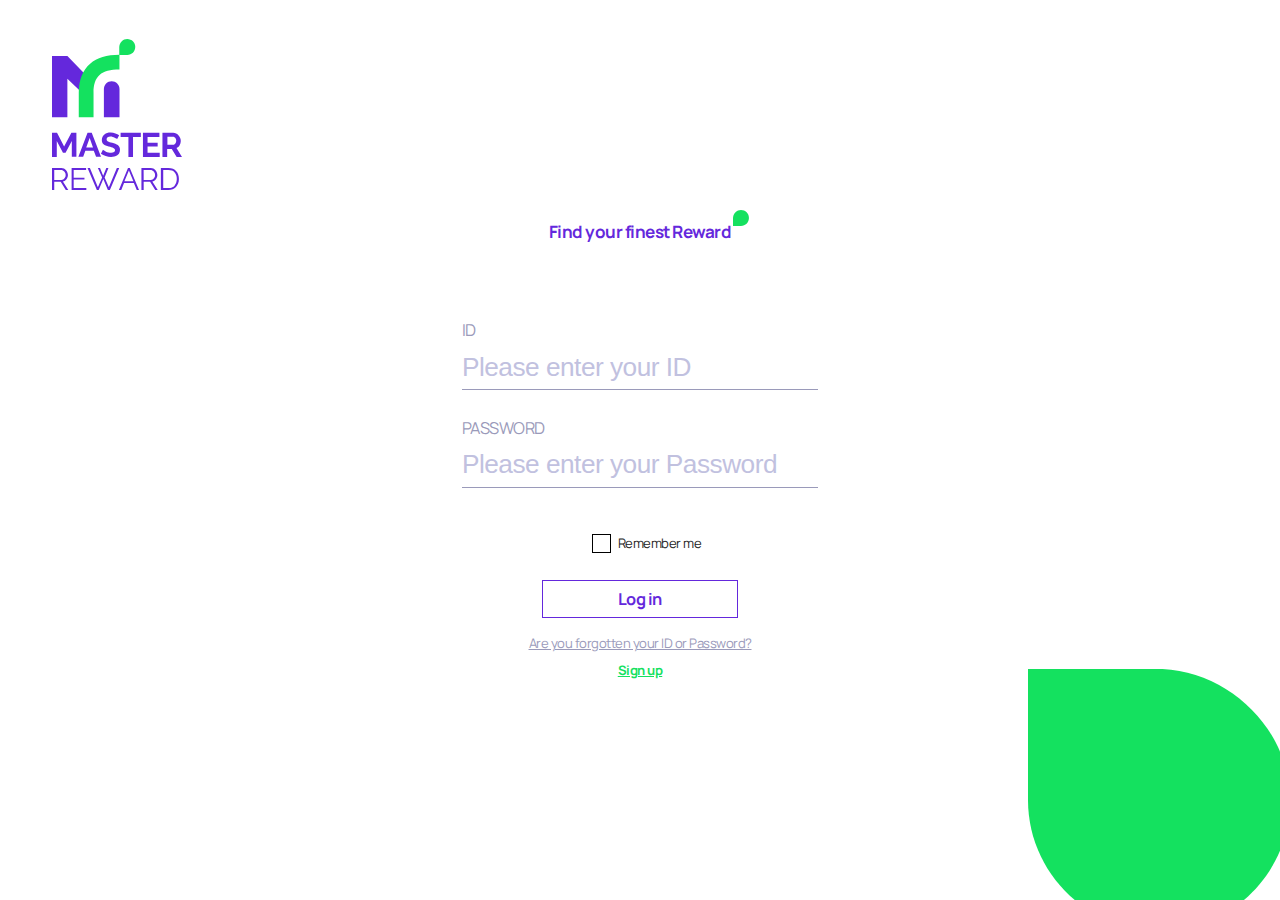
<file: index.html>
<!DOCTYPE html>
<html lang="en">
  <head>
    <meta charset="UTF-8" />
    <meta name="viewport" content="width=device-width, initial-scale=1.0" />
    <link rel="stylesheet" href="css/reset.css" />
    <link rel="stylesheet" href="css/index.css" />
    <link rel="stylesheet" href="css/signup.css" />
    <link rel="stylesheet" href="css/find.css" />
    <link rel="stylesheet" href="css/dashboard.css" />
    <link rel="stylesheet" href="css/referral.css" />
    <link rel="shortcut icon" href="favicon.ico" />
    <title>Master Reward</title>
  </head>
  <body>
    <div class="login-section">
      <img src="img/login-logo.svg" alt="" class="logo" />
      <div class="login-wrapper">
        <p class="praise">Find your finest Reward</p>
        <div class="login-box">
          <div class="input-div">
            <input type="text" id="id" placeholder="Please enter your ID" />
            <label for="id">ID</label>
          </div>
          <div class="input-div">
            <input
              type="password"
              id="password"
              placeholder="Please enter your Password"
            />
            <label for="password">PASSWORD</label>
          </div>
          <div class="remember-me">
            <input type="checkbox" id="marketing" class="checkbox" />
            <label for="marketing"></label>
            <span>Remember me</span>
          </div>
          <a href="dashboard.html" class="login-btn">Log in</a>
          <div class="login-util">
            <a href="" class="question"
              >Are you forgotten your ID or Password?</a
            >
            <a href="signup/accept.html" class="question sign-up">Sign up</a>
          </div>
        </div>
      </div>
    </div>
  </body>
</html>
</file>
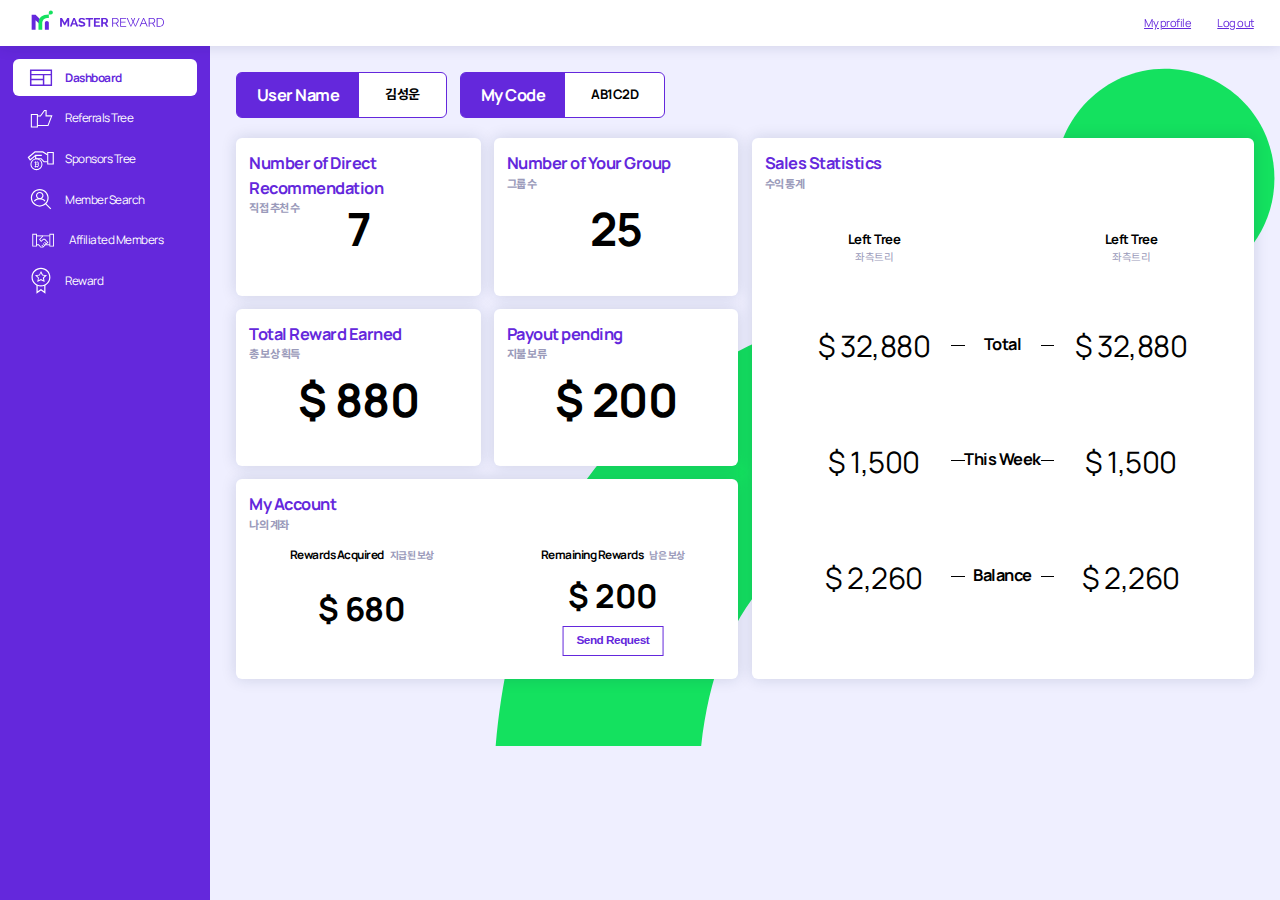
<file: dashboard.html>
<!DOCTYPE html>
<html lang="en">
  <head>
    <meta charset="UTF-8" />
    <meta name="viewport" content="width=device-width, initial-scale=1.0" />
    <link rel="stylesheet" href="css/index.css" />
    <link rel="stylesheet" href="css/dashboard.css" />
    <link rel="shortcut icon" href="favicon.ico" />
    <title>Master Reward</title>
  </head>

  <body>
    <div class="pre-loading"></div>

    <!-- 공용헤더 -->
    <header class="header">
      <h1>
        <a href="/"><img src="img/logo.svg" alt="" /></a>
      </h1>
      <div class="util-menu">
        <ul>
          <!-- a태그는 필요에 따라 수정 및 삭제, 클래스 네임만 유지 -->
          <li><a class="util-btn" id="my-profile">My profile</a></li>
          <li><a href="index.html" class="util-btn">Log out</a></li>
        </ul>
      </div>
    </header>

    <!-- 공용메뉴, 활성화시 menu-list에 active를 추가  -->
    <div class="menu-panel">
      <ul>
        <li class="menu-list active">
          <span class="dashboard"></span><a href="dashboard.html">Dashboard</a>
        </li>
        <li class="menu-list">
          <span class="referral"></span
          ><a href="referral.html">Referrals Tree</a>
        </li>
        <li class="menu-list">
          <span class="sponsor"></span><a href="sponsor.html">Sponsors Tree</a>
        </li>
        <li class="menu-list">
          <span class="member"></span><a href="member.html">Member Search</a>
        </li>
        <li class="menu-list">
          <span class="affiliated"></span
          ><a href="affiliated.html">Affiliated Members</a>
        </li>
        <li class="menu-list">
          <span class="reward"></span><a href="reward.html">Reward</a>
        </li>
      </ul>
    </div>

    <!-- 컨텐트가 로드되는 필드 -->
    <div class="content-section dashboard">
      <div class="user-info">
        <div class="user-name">
          <span class="user-title">User Name</span>
          <span class="name">김성운</span>
        </div>
        <div class="user-code">
          <span class="user-title">My Code</span>
          <span class="code">AB1C2D</span>
        </div>
      </div>
      <div class="dashboard">
        <div class="left">
          <div class="card">
            <div class="card-title-box">
              <p class="card-title-en">Number of Direct Recommendation</p>
              <p class="card-title-ko">직접 추천 수</p>
            </div>

            <p class="card-text">7</p>
          </div>
          <div class="card">
            <div class="card-title-box">
              <p class="card-title-en">Number of Your Group</p>
              <p class="card-title-ko">그룹 수</p>
            </div>

            <p class="card-text">25</p>
          </div>
          <div class="card bottom">
            <div class="card-title-box">
              <p class="card-title-en">Total Reward Earned</p>
              <p class="card-title-ko">총 보상 획득</p>
            </div>
            <p class="card-text">$ 880</p>
          </div>
          <div class="card bottom">
            <div class="card-title-box">
              <p class="card-title-en">Payout pending</p>
              <p class="card-title-ko">지불 보류</p>
            </div>
            <p class="card-text">$ 200</p>
          </div>
          <div class="card-double">
            <div class="card-title-box">
              <p class="card-title-en">My Account</p>
              <p class="card-title-ko">나의 계좌</p>
            </div>
            <div class="card-acquired">
              <div class="card-title-box">
                <span class="card-title-en">Rewards Acquired</span>
                <span class="card-title-ko">지급된 보상</span>
              </div>
              <p class="card-text">$ 680</p>
            </div>
            <div class="card-remain">
              <div class="card-title-box">
                <span class="card-title-en">Remaining Rewards</span>
                <span class="card-title-ko">남은 보상</span>
              </div>
              <p class="card-text reward-text">$ 200</p>
              <button class="req-reward">Send Request</button>
            </div>
          </div>
        </div>
        <div class="right">
          <div class="sales-title-box">
            <p class="sales-title-en">Sales Statistics</p>
            <p class="sales-title-ko">수익 통계</p>
          </div>
          <div class="left-tree">
            <div class="tree-title-box">
              <p class="tree-title-en">Left Tree</p>
              <p class="tree-title-ko">좌측트리</p>
            </div>
            <div class="tree-amount">
              <p class="amount">$ 32,880</p>
              <p class="amount">$ 1,500</p>
              <p class="amount">$ 2,260</p>
            </div>
          </div>
          <div class="tree-label">
            <p class="label">Total</p>
            <p class="label">This Week</p>
            <p class="label">Balance</p>
          </div>
          <div class="right-tree">
            <div class="tree-title-box">
              <p class="tree-title-en">Left Tree</p>
              <p class="tree-title-ko">좌측트리</p>
            </div>
            <div class="tree-amount">
              <p class="amount">$ 32,880</p>
              <p class="amount">$ 1,500</p>
              <p class="amount">$ 2,260</p>
            </div>
          </div>
        </div>
      </div>
    </div>

    <!-- My profile을 눌렀을 경우 열리는 모달, 퍼블상에서는 dashboard.html에서만 작동 -->
    <div class="profile-section">
      <div class="profile-wrapper">
        <div class="profile-header">
          <div class="close-btn"></div>
          <p class="title">My Profile</p>
        </div>
        <div class="profile">
          <div class="left">
            <p class="title-label">information</p>
            <ul>
              <li>
                <span class="label">User name</span
                ><span class="value">김성운</span>
              </li>
              <li>
                <span class="label">User code</span
                ><span class="value">AB1C2D</span>
              </li>
              <li>
                <span class="label">E-mail</span
                ><span class="value">sample@sample.com</span>
              </li>
              <li>
                <span class="label">phone-number</span
                ><span class="value">010-1234-5678</span>
              </li>
              <li>
                <span class="label">Registration date</span
                ><span class="value">2020.04.23</span>
              </li>
              <li>
                <span class="label">Division</span>
                <span class="value">Master Reward</span>
              </li>
              <li>
                <span class="label">Position</span>
                <span class="value">D</span>
              </li>
              <li>
                <span class="label">Sponsor</span>
                <span class="value">-</span>
              </li>
              <li>
                <span class="label">Recommender</span
                ><span class="value">-</span>
              </li>
            </ul>
            <button class="edit-btn">Edit</button>
          </div>
          <div class="right">
            <p class="title-label">Number of Affiliated Members</p>
            <div class="right-wrapper">
              <div class="right-box top">
                <p>Number of Your Group</p>
                <p class="member-number group">
                  <span>57</span>
                  <span class="divider">/</span>
                  <span>57</span>
                </p>
              </div>
              <div class="right-box">
                <p>Number of Direct Recommendation</p>
                <p class="member-number recommend">
                  <span>6</span>
                  <span class="divider">/</span>
                  <span>6</span>
                </p>
              </div>
            </div>
          </div>
        </div>

        <div class="profile edit-profile">
          <div class="left">
            <p class="title-label">Edit your information</p>
            <div class="left-wrapper">
              <div class="input-div">
                <label for="email">E-mail</label>
                <input type="email" id="email" value="sample@sample.com" />
              </div>
              <div class="input-div">
                <label for="phone">Phone number</label>
                <input type="num" id="phone" value="010-1234-4567" />
              </div>
              <div class="marketing">
                <span>Receive information email</span>
                <input type="checkbox" id="a-email" class="checkbox" />
                <label for="a-email"></label>
              </div>
              <div class="marketing">
                <span>Receive information SMS</span>
                <input type="checkbox" id="a-sms" class="checkbox" />
                <label for="a-sms"></label>
              </div>
            </div>
          </div>
          <div class="right">
            <p class="title-label">Password</p>
            <div class="right-wrapper">
              <div class="input-div">
                <label for="phone">Current password</label>
                <input type="password" id="phone" value="" />
              </div>
              <div class="input-div">
                <label for="phone">Change password</label>
                <input type="password" id="phone" value="" />
              </div>
              <div class="input-div">
                <label for="phone">Check password</label>
                <input type="password" id="phone" value="" />
              </div>
              <p class="error">Password is incorrect</p>
            </div>
          </div>
          <button class="save-btn">save</button>
        </div>
      </div>
    </div>

    <script>
      let profile = document.getElementById("my-profile");
      let close = document.getElementsByClassName("close-btn");
      let section = document.getElementsByClassName("profile-section");
      let header = document.getElementsByClassName("header");
      let menuPanel = document.getElementsByClassName("menu-panel");
      let contentSection = document.getElementsByClassName("content-section");
      let editProfile = document.getElementsByClassName("edit-profile");
      let profileClass = document.getElementsByClassName("profile");
      let editBtn = document.getElementsByClassName("edit-btn");
      let saveBtn = document.getElementsByClassName("save-btn");

      profile.addEventListener("click", () => {
        section[0].classList.toggle("active");
        header[0].classList.toggle("blur");
        menuPanel[0].classList.toggle("blur");
        contentSection[0].classList.toggle("blur");
        return false;
      });

      close[0].addEventListener("click", () => {
        section[0].classList.toggle("active");
        header[0].classList.toggle("blur");
        menuPanel[0].classList.toggle("blur");
        contentSection[0].classList.toggle("blur");
        return false;
      });

      editBtn[0].addEventListener("click", () => {
        profileClass[0].classList.toggle("hidden");
        editProfile[0].classList.toggle("active");
      });

      saveBtn[0].addEventListener("click", () => {
        profileClass[0].classList.toggle("hidden");
        editProfile[0].classList.toggle("active");
      });
    </script>
  </body>
</html>
</file>
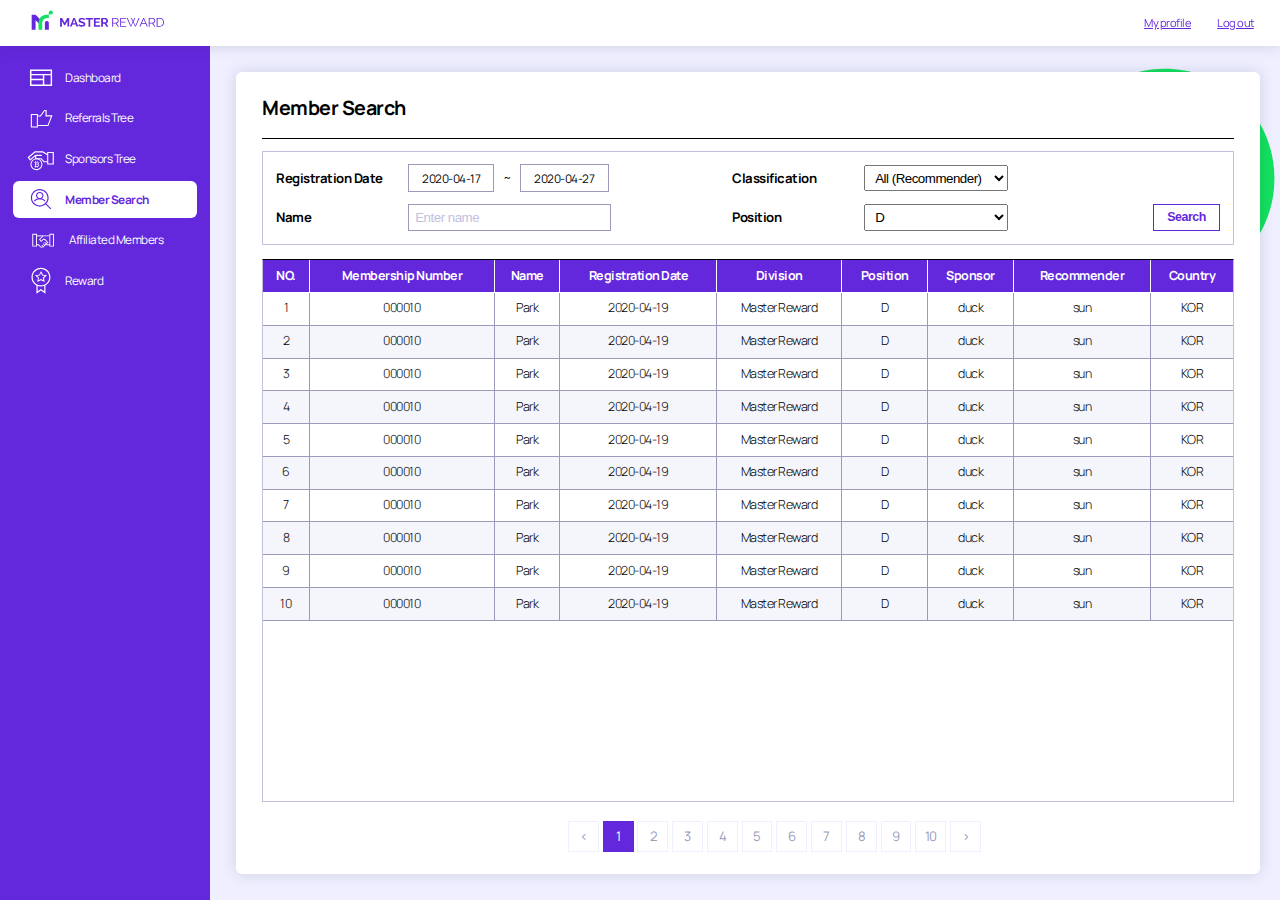
<file: member.html>
<!DOCTYPE html>
<html lang="en">
  <head>
    <meta charset="UTF-8" />
    <meta name="viewport" content="width=device-width, initial-scale=1.0" />
    <link rel="stylesheet" href="css/index.css" />
    <link rel="stylesheet" href="css/member.css" />
    <link rel="shortcut icon" href="favicon.ico" />
    <title>Master Reward</title>
  </head>

  <body>
    <div class="pre-loading"></div>
    <!-- 공용헤더 -->
    <header class="header">
      <h1>
        <a href="/"><img src="img/logo.svg" alt="" /></a>
      </h1>
      <div class="util-menu">
        <ul>
          <!-- a태그는 필요에 따라 수정 및 삭제, 클래스 네임만 유지 -->
          <li><a href="" class="util-btn">My profile</a></li>
          <li><a href="index.html" class="util-btn">Log out</a></li>
        </ul>
      </div>
    </header>

    <!-- 공용메뉴, 활성화시 menu-list에 active를 추가  -->
    <div class="menu-panel">
      <ul>
        <li class="menu-list">
          <span class="dashboard"></span><a href="dashboard.html">Dashboard</a>
        </li>
        <li class="menu-list">
          <span class="referral"></span
          ><a href="referral.html">Referrals Tree</a>
        </li>
        <li class="menu-list">
          <span class="sponsor"></span><a href="sponsor.html">Sponsors Tree</a>
        </li>
        <li class="menu-list active">
          <span class="member"></span><a href="member.html">Member Search</a>
        </li>
        <li class="menu-list">
          <span class="affiliated"></span
          ><a href="affiliated.html">Affiliated Members</a>
        </li>
        <li class="menu-list">
          <span class="reward"></span><a href="reward.html">Reward</a>
        </li>
      </ul>
    </div>

    <!-- 컨텐트가 로드되는 필드 -->
    <div class="content-section member">
      <div class="content-wrapper">
        <p class="content-header">Member Search</p>
        <div class="util-menu">
          <div class="left">
            <div class="input-calendar">
              <span class="label">Registration Date</span>
              <div class="calendars">
                <span class="calendar">2020-04-17</span>
                <span class="divider">~</span>
                <span class="calendar">2020-04-27</span>
              </div>
            </div>
            <div class="input-name">
              <span class="label">Name</span>
              <div class="names">
                <input type="text" class="name" placeholder="Enter name" />
              </div>
            </div>
          </div>
          <div class="right">
            <div class="input-class">
              <span class="label">Classification</span>
              <select name="classification" id="classification">
                <option value="all-rec" selected>All (Recommender)</option>
                <option value="all-spon">All (Sponsor)</option>
                <option value="first-rec">1st (Recommender)</option>
                <option value="first-spon">1st (Sponsor)</option>
              </select>
            </div>
            <div class="input-position">
              <span class="label">Position</span>
              <select name="classification" id="classification">
                <option value="D" selected>D</option>
                <option value="DD">DD</option>
                <option value="DR">DR</option>
                <option value="ED">ED</option>
                <option value="NMD">NMD</option>
                <option value="IMD">IMD</option>
                <option value="GMD">GMD</option>
              </select>
            </div>
          </div>
          <button class="search-btn sm">Search</button>
        </div>
        <div class="member-table">
          <table>
            <thead>
              <tr>
                <th>NO.</th>
                <th>Membership Number</th>
                <th>Name</th>
                <th>Registration Date</th>
                <th>Division</th>
                <th>Position</th>
                <th>Sponsor</th>
                <th>Recommender</th>
                <th>Country</th>
              </tr>
            </thead>
            <tbody>
              <tr>
                <td>1</td>
                <td>000010</td>
                <td>Park</td>
                <td>2020-04-19</td>
                <td>Master Reward</td>
                <td>D</td>
                <td>duck</td>
                <td>sun</td>
                <td>KOR</td>
              </tr>
              <tr>
                <td>2</td>
                <td>000010</td>
                <td>Park</td>
                <td>2020-04-19</td>
                <td>Master Reward</td>
                <td>D</td>
                <td>duck</td>
                <td>sun</td>
                <td>KOR</td>
              </tr>
              <tr>
                <td>3</td>
                <td>000010</td>
                <td>Park</td>
                <td>2020-04-19</td>
                <td>Master Reward</td>
                <td>D</td>
                <td>duck</td>
                <td>sun</td>
                <td>KOR</td>
              </tr>
              <tr>
                <td>4</td>
                <td>000010</td>
                <td>Park</td>
                <td>2020-04-19</td>
                <td>Master Reward</td>
                <td>D</td>
                <td>duck</td>
                <td>sun</td>
                <td>KOR</td>
              </tr>
              <tr>
                <td>5</td>
                <td>000010</td>
                <td>Park</td>
                <td>2020-04-19</td>
                <td>Master Reward</td>
                <td>D</td>
                <td>duck</td>
                <td>sun</td>
                <td>KOR</td>
              </tr>
              <tr>
                <td>6</td>
                <td>000010</td>
                <td>Park</td>
                <td>2020-04-19</td>
                <td>Master Reward</td>
                <td>D</td>
                <td>duck</td>
                <td>sun</td>
                <td>KOR</td>
              </tr>
              <tr>
                <td>7</td>
                <td>000010</td>
                <td>Park</td>
                <td>2020-04-19</td>
                <td>Master Reward</td>
                <td>D</td>
                <td>duck</td>
                <td>sun</td>
                <td>KOR</td>
              </tr>
              <tr>
                <td>8</td>
                <td>000010</td>
                <td>Park</td>
                <td>2020-04-19</td>
                <td>Master Reward</td>
                <td>D</td>
                <td>duck</td>
                <td>sun</td>
                <td>KOR</td>
              </tr>
              <tr>
                <td>9</td>
                <td>000010</td>
                <td>Park</td>
                <td>2020-04-19</td>
                <td>Master Reward</td>
                <td>D</td>
                <td>duck</td>
                <td>sun</td>
                <td>KOR</td>
              </tr>
              <tr>
                <td>10</td>
                <td>000010</td>
                <td>Park</td>
                <td>2020-04-19</td>
                <td>Master Reward</td>
                <td>D</td>
                <td>duck</td>
                <td>sun</td>
                <td>KOR</td>
              </tr>
            </tbody>
          </table>
        </div>
        <div class="page-wrapper">
          <div class="pagination">
            <ul>
              <li>&lt;</li>
              <li class="active">1</li>
              <li>2</li>
              <li>3</li>
              <li>4</li>
              <li>5</li>
              <li>6</li>
              <li>7</li>
              <li>8</li>
              <li>9</li>
              <li>10</li>
              <li>&gt;</li>
            </ul>
          </div>
        </div>
      </div>
    </div>
  </body>
</html>
</file>
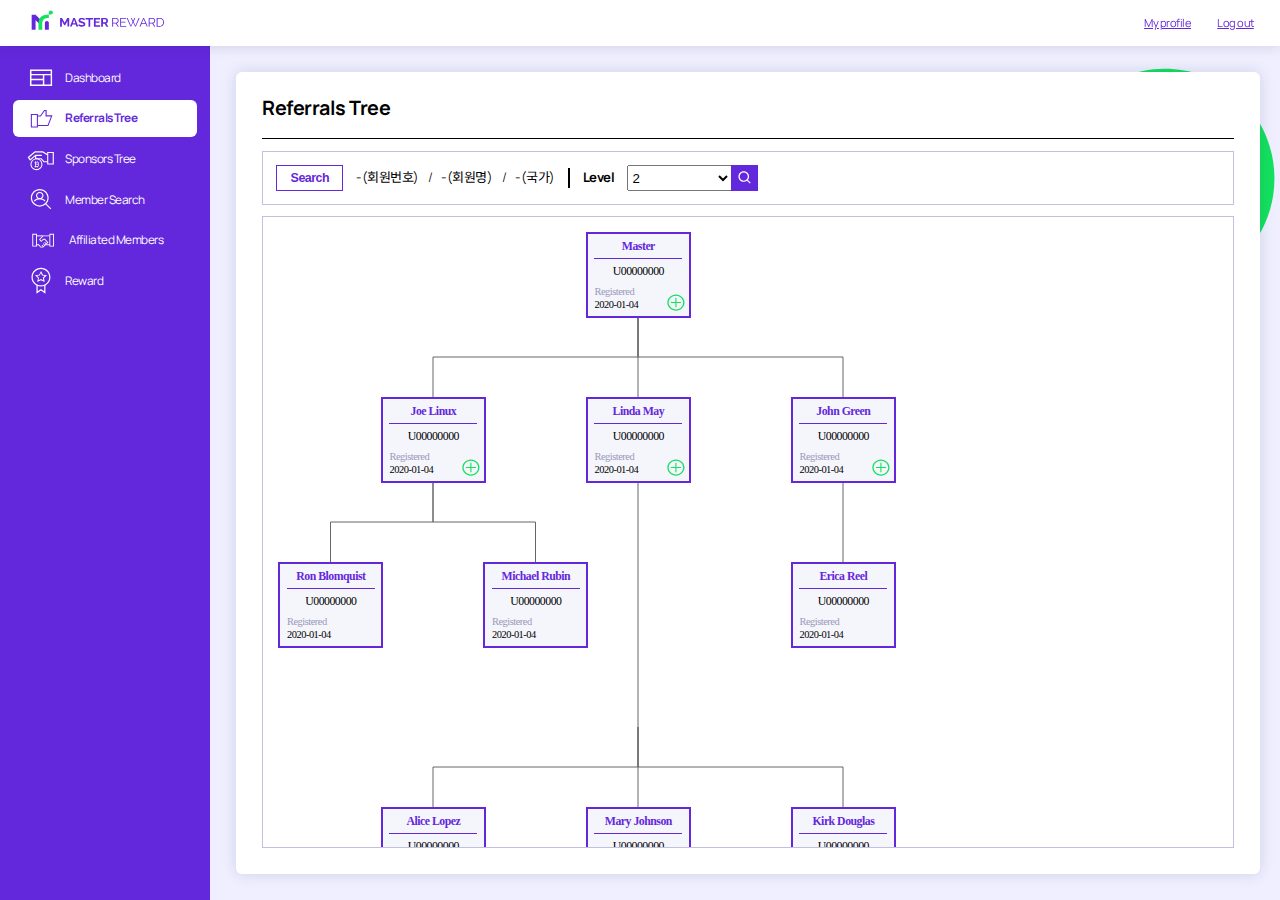
<file: referral.html>
<!DOCTYPE html>
<html lang="en">
  <head>
    <meta charset="UTF-8" />
    <meta name="viewport" content="width=device-width, initial-scale=1.0" />
    <link rel="stylesheet" href="css/index.css" />
    <link rel="stylesheet" href="css/referral.css" />
    <link rel="shortcut icon" href="favicon.ico" />
    <title>Master Reward</title>
  </head>

  <body>
    <div class="pre-loading"></div>

    <!-- 공용헤더 -->
    <header class="header">
      <h1>
        <a href="/"><img src="img/logo.svg" alt="" /></a>
      </h1>
      <div class="util-menu">
        <ul>
          <!-- a태그는 필요에 따라 수정 및 삭제, 클래스 네임만 유지 -->
          <li><a class="util-btn" id="my-profile">My profile</a></li>
          <li><a href="index.html" class="util-btn">Log out</a></li>
        </ul>
      </div>
    </header>

    <!-- 공용메뉴, 활성화시 menu-list에 active를 추가  -->
    <div class="menu-panel">
      <ul>
        <li class="menu-list">
          <span class="dashboard"></span><a href="dashboard.html">Dashboard</a>
        </li>
        <li class="menu-list active">
          <span class="referral"></span
          ><a href="referral.html">Referrals Tree</a>
        </li>
        <li class="menu-list">
          <span class="sponsor"></span><a href="sponsor.html">Sponsors Tree</a>
        </li>
        <li class="menu-list">
          <span class="member"></span><a href="member.html">Member Search</a>
        </li>
        <li class="menu-list">
          <span class="affiliated"></span
          ><a href="affiliated.html">Affiliated Members</a>
        </li>
        <li class="menu-list">
          <span class="reward"></span><a href="reward.html">Reward</a>
        </li>
      </ul>
    </div>

    <!-- 컨텐트가 로드되는 필드 -->
    <div class="content-section referral">
      <div class="content-wrapper">
        <p class="content-header">Referrals Tree</p>
        <div class="util-menu">
          <button class="search-btn sm">Search</button>
          <!-- 검색결과 바인딩, 괄호안의 내용은 프론트에선 삭제 -->
          <div class="search-result">
            <span>-(회원번호)</span>
            <span class="divider">/</span>
            <span>-(회원명)</span>
            <span class="divider">/</span>
            <span>-(국가)</span>
          </div>
          <div class="search-select">
            <label for="level">Level</label>
            <select name="level" id="level">
              <option value="2">2</option>
              <option value="~">~</option>
              <option value="50">50</option>
            </select>
            <button class="search-btn"></button>
          </div>
        </div>

        <div id="tree" class="tree-section"></div>
      </div>
    </div>

    <!-- 회원 검색에 사용되는 패널 -->
    <div class="search-panel"></div>

    <script src="js/vendor/raphael.js"></script>
    <script src="js/Treant.js"></script>
    <script src="js/config.js"></script>
    <script>
      let tree = new Treant(chart_config);
      let search = document.getElementsByClassName("sm");
    </script>
  </body>
</html>
</file>
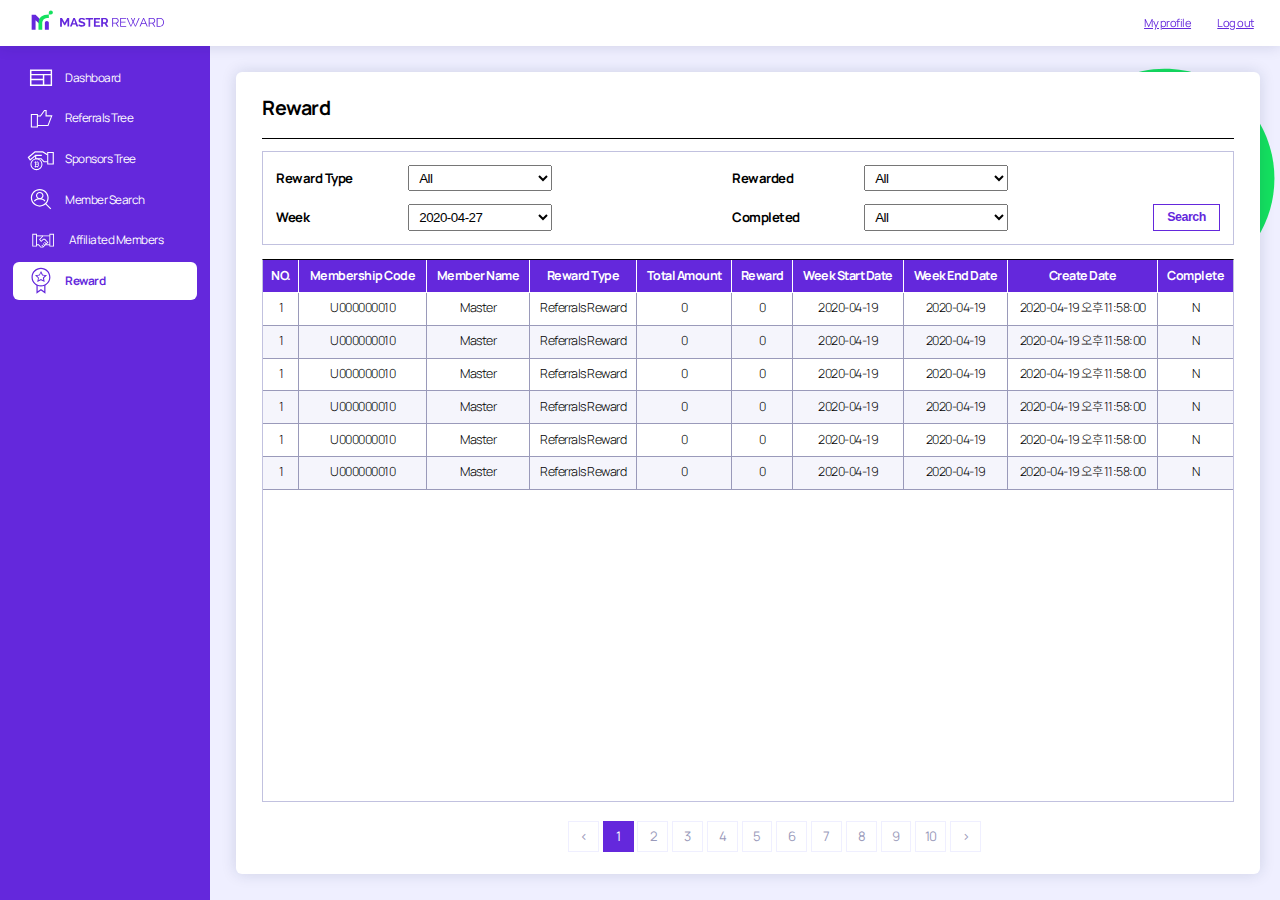
<file: reward.html>
<!DOCTYPE html>
<html lang="en">
  <head>
    <meta charset="UTF-8" />
    <meta name="viewport" content="width=device-width, initial-scale=1.0" />
    <link rel="stylesheet" href="css/index.css" />
    <link rel="stylesheet" href="css/member.css" />
    <link rel="stylesheet" href="css/reward.css" />
    <link rel="shortcut icon" href="favicon.ico" />
    <title>Master Reward</title>
  </head>

  <body>
    <div class="pre-loading"></div>
    <!-- 공용헤더 -->
    <header class="header">
      <h1>
        <a href="/"><img src="img/logo.svg" alt="" /></a>
      </h1>
      <div class="util-menu">
        <ul>
          <!-- a태그는 필요에 따라 삭제, 클래스 네임만 유지 -->
          <li><a href="" class="util-btn">My profile</a></li>
          <li><a href="index.html" class="util-btn">Log out</a></li>
        </ul>
      </div>
    </header>

    <!-- 공용메뉴, 활성화시 menu-list에 active를 추가  -->
    <div class="menu-panel">
      <ul>
        <li class="menu-list">
          <span class="dashboard"></span><a href="dashboard.html">Dashboard</a>
        </li>
        <li class="menu-list">
          <span class="referral"></span
          ><a href="referral.html">Referrals Tree</a>
        </li>
        <li class="menu-list">
          <span class="sponsor"></span><a href="sponsor.html">Sponsors Tree</a>
        </li>
        <li class="menu-list">
          <span class="member"></span><a href="member.html">Member Search</a>
        </li>
        <li class="menu-list">
          <span class="affiliated"></span
          ><a href="affiliated.html">Affiliated Members</a>
        </li>
        <li class="menu-list active">
          <span class="reward"></span><a href="reward.html">Reward</a>
        </li>
      </ul>
    </div>

    <!-- 컨텐트가 로드되는 필드 -->
    <div class="content-section member reward">
      <div class="content-wrapper">
        <p class="content-header">Reward</p>
        <div class="util-menu">
          <div class="left">
            <div class="input-select">
              <span class="label">Reward Type</span>
              <select name="reward" id="reward">
                <option value="all" selected>All</option>
                <option value="referral">Referral Reward</option>
                <option value="sponsor">Sponsor Reward</option>
                <option value="matching">Matching Reward</option>
                <option value="rollup">Rollup Reward</option>
              </select>
            </div>
            <div class="input-select mt">
              <span class="label">Week</span>
              <select name="week" id="week">
                <option value="20200427" selected>2020-04-27</option>
                <option value="20200420">이전 14주간</option>
                <option value="20200413">리스트에</option>
                <option value="20200407">표시</option>
              </select>
            </div>
          </div>
          <div class="right">
            <div class="input-select">
              <span class="label">Rewarded</span>
              <select name="rewardyn" id="rewardyn">
                <<option value="all" selected>All</option>
                <option value="y">Yes</option>
                <option value="n">No</option>
              </select>
            </div>
            <div class="input-select mt">
              <span class="label">Completed</span>
              <select name="completeyn" id="completeyn">
                <option value="all" selected>All</option>
                <option value="y">Yes</option>
                <option value="n">No</option>
              </select>
            </div>
          </div>
          <button class="search-btn sm">Search</button>
        </div>
        <div class="member-table">
          <table>
            <thead>
              <tr>
                <th>NO.</th>
                <th>Membership Code</th>
                <th>Member Name</th>
                <th>Reward Type</th>
                <th>Total Amount</th>
                <th>Reward</th>
                <th>Week Start Date</th>
                <th>Week End Date</th>
                <th>Create Date</th>
                <th>Complete</th>
              </tr>
            </thead>
            <tbody>
              <tr>
                <td>1</td>
                <td>U000000010</td>
                <td>Master</td>
                <td>Referrals Reward</td>
                <td>0</td>
                <td>0</td>
                <td>2020-04-19</td>
                <td>2020-04-19</td>
                <td>2020-04-19 오후 11:58:00</td>
                <td>N</td>
              </tr>
              <tr>
                <td>1</td>
                <td>U000000010</td>
                <td>Master</td>
                <td>Referrals Reward</td>
                <td>0</td>
                <td>0</td>
                <td>2020-04-19</td>
                <td>2020-04-19</td>
                <td>2020-04-19 오후 11:58:00</td>
                <td>N</td>
              </tr>
              <tr>
                <td>1</td>
                <td>U000000010</td>
                <td>Master</td>
                <td>Referrals Reward</td>
                <td>0</td>
                <td>0</td>
                <td>2020-04-19</td>
                <td>2020-04-19</td>
                <td>2020-04-19 오후 11:58:00</td>
                <td>N</td>
              </tr>
              <tr>
                <td>1</td>
                <td>U000000010</td>
                <td>Master</td>
                <td>Referrals Reward</td>
                <td>0</td>
                <td>0</td>
                <td>2020-04-19</td>
                <td>2020-04-19</td>
                <td>2020-04-19 오후 11:58:00</td>
                <td>N</td>
              </tr>
              <tr>
                <td>1</td>
                <td>U000000010</td>
                <td>Master</td>
                <td>Referrals Reward</td>
                <td>0</td>
                <td>0</td>
                <td>2020-04-19</td>
                <td>2020-04-19</td>
                <td>2020-04-19 오후 11:58:00</td>
                <td>N</td>
              </tr>
              <tr>
                <td>1</td>
                <td>U000000010</td>
                <td>Master</td>
                <td>Referrals Reward</td>
                <td>0</td>
                <td>0</td>
                <td>2020-04-19</td>
                <td>2020-04-19</td>
                <td>2020-04-19 오후 11:58:00</td>
                <td>N</td>
              </tr>
            </tbody>
          </table>
        </div>
        <div class="page-wrapper">
          <div class="pagination">
            <ul>
              <li>&lt;</li>
              <li class="active">1</li>
              <li>2</li>
              <li>3</li>
              <li>4</li>
              <li>5</li>
              <li>6</li>
              <li>7</li>
              <li>8</li>
              <li>9</li>
              <li>10</li>
              <li>&gt;</li>
            </ul>
          </div>
        </div>
      </div>
    </div>
  </body>
</html>
</file>
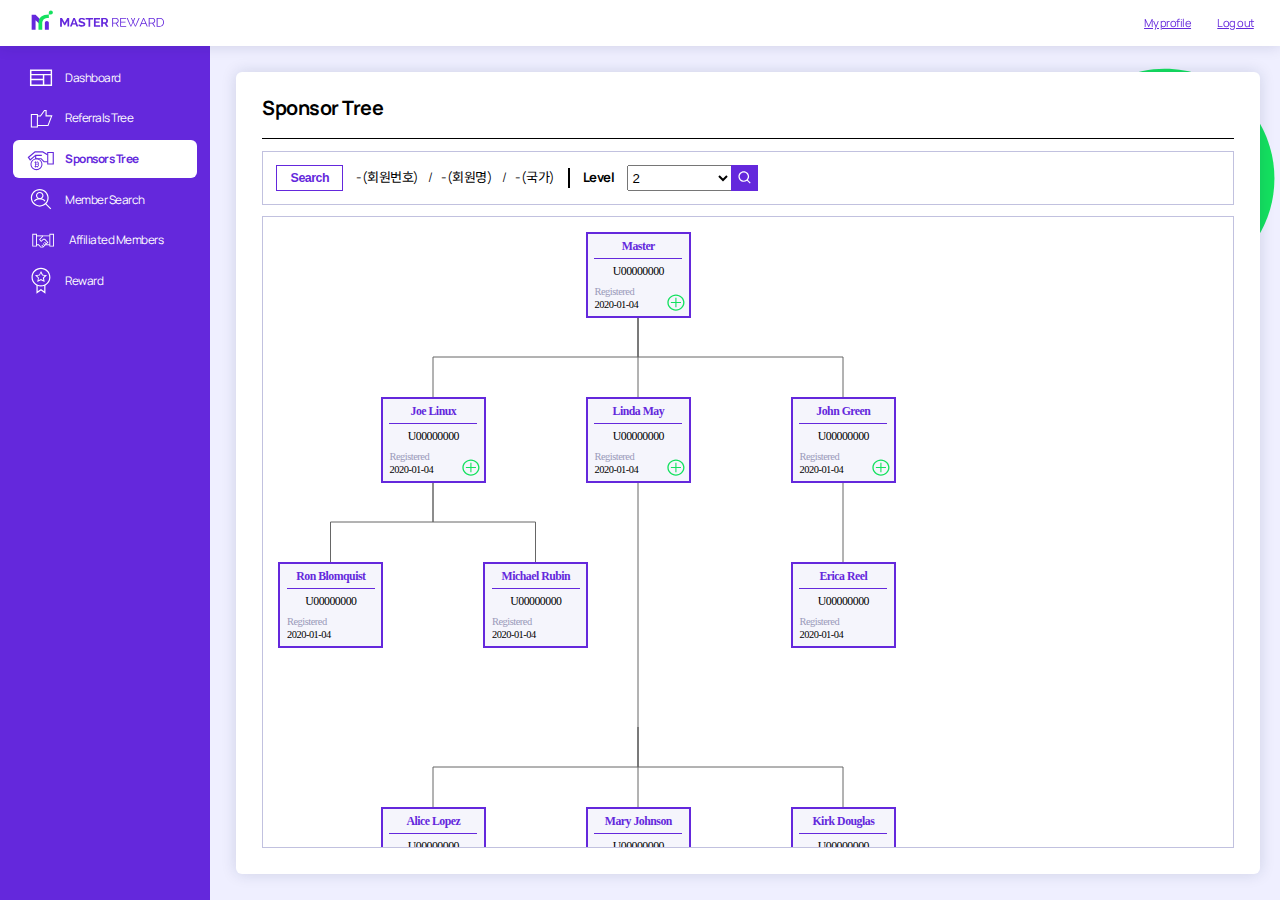
<file: sponsor.html>
<!DOCTYPE html>
<html lang="en">
  <head>
    <meta charset="UTF-8" />
    <meta name="viewport" content="width=device-width, initial-scale=1.0" />
    <link rel="stylesheet" href="css/index.css" />
    <link rel="stylesheet" href="css/referral.css" />
    <link rel="shortcut icon" href="favicon.ico" />
    <title>Master Reward</title>
  </head>

  <body>
    <div class="pre-loading"></div>

    <!-- 공용헤더 -->
    <header class="header">
      <h1>
        <a href="/"><img src="img/logo.svg" alt="" /></a>
      </h1>
      <div class="util-menu">
        <ul>
          <!-- a태그는 필요에 따라 수정 및 삭제, 클래스 네임만 유지 -->
          <li><a class="util-btn" id="my-profile">My profile</a></li>
          <li><a href="index.html" class="util-btn">Log out</a></li>
        </ul>
      </div>
    </header>

    <!-- 공용메뉴, 활성화시 menu-list에 active를 추가  -->
    <div class="menu-panel">
      <ul>
        <li class="menu-list">
          <span class="dashboard"></span><a href="dashboard.html">Dashboard</a>
        </li>
        <li class="menu-list">
          <span class="referral"></span
          ><a href="referral.html">Referrals Tree</a>
        </li>
        <li class="menu-list active">
          <span class="sponsor"></span><a href="sponsor.html">Sponsors Tree</a>
        </li>
        <li class="menu-list">
          <span class="member"></span><a href="member.html">Member Search</a>
        </li>
        <li class="menu-list">
          <span class="affiliated"></span
          ><a href="affiliated.html">Affiliated Members</a>
        </li>
        <li class="menu-list">
          <span class="reward"></span><a href="reward.html">Reward</a>
        </li>
      </ul>
    </div>

    <!-- 컨텐트가 로드되는 필드 -->
    <div class="content-section sponsor">
      <div class="content-wrapper">
        <p class="content-header">Sponsor Tree</p>
        <div class="util-menu">
          <button class="search-btn sm">Search</button>
          <!-- 검색결과 바인딩, 괄호안의 내용은 프론트에선 삭제 -->
          <div class="search-result">
            <span>-(회원번호)</span>
            <span class="divider">/</span>
            <span>-(회원명)</span>
            <span class="divider">/</span>
            <span>-(국가)</span>
          </div>
          <div class="search-select">
            <label for="level">Level</label>
            <select name="level" id="level">
              <option value="2">2</option>
              <option value="3">3</option>
              <option value="4">4</option>
              <option value="5">5</option>
              <option value="6">6</option>
              <option value="7">7</option>
              <option value="8">8</option>
              <option value="9">9</option>
              <option value="10">10</option>
              <option value="~">~</option>
              <option value="50">50</option>
            </select>
            <button class="search-btn"></button>
          </div>
        </div>
        <div id="tree" class="tree-section"></div>
      </div>
    </div>
    <script src="js/vendor/raphael.js"></script>
    <script src="js/Treant.js"></script>
    <script src="js/config.js"></script>
    <script>
      let tree = new Treant(chart_config);
      let search = document.getElementsByClassName("sm");
    </script>
  </body>
</html>
</file>
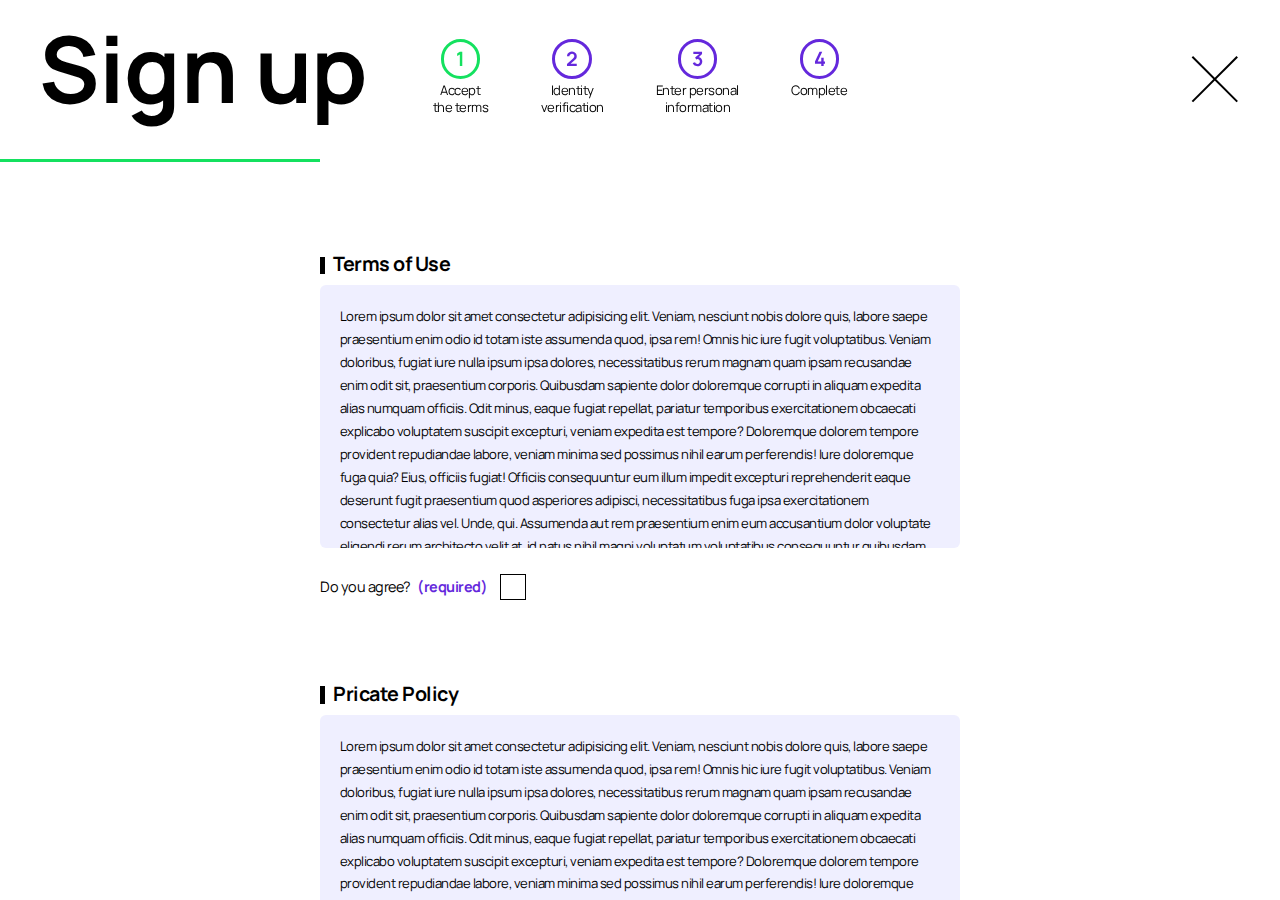
<file: signup/accept.html>
<!DOCTYPE html>
<html lang="en">
  <head>
    <meta charset="UTF-8" />
    <meta name="viewport" content="width=device-width, initial-scale=1.0" />
    <link rel="stylesheet" href="../css/index.css" />
    <link rel="stylesheet" href="../css/signup.css" />
    <link rel="shortcut icon" href="../favicon.ico" />
    <title>Master Reward</title>
  </head>

  <body>
    <div class="signup-section">
      <p class="signup-title">Sign up</p>

      <!-- 현재 단계에는 active, 이미 지난 단계에는 done 클래스 추가 -->
      <div class="signup-progress">
        <div class="progress active">
          <p class="number">1</p>
          <p class="label">
            Accept <br />
            the terms
          </p>
        </div>
        <div class="progress">
          <p class="number">2</p>
          <p class="label">
            Identity <br />
            verification
          </p>
        </div>
        <div class="progress">
          <p class="number">3</p>
          <p class="label">
            Enter personal <br />
            information
          </p>
        </div>
        <div class="progress">
          <p class="number">4</p>
          <p class="label">Complete</p>
        </div>

        <!-- 단계에 따라 bar-01 ~ bar-04까지 클래스 이름 교체 -->
        <div class="progress-bar bar-01"></div>
        <a href="../index.html" class="close-btn"></a>
      </div>

      <div class="signup-wrapper">
        <p class="title">Terms of Use</p>
        <div class="terms-box">
          Lorem ipsum dolor sit amet consectetur adipisicing elit. Veniam,
          nesciunt nobis dolore quis, labore saepe praesentium enim odio id
          totam iste assumenda quod, ipsa rem! Omnis hic iure fugit
          voluptatibus. Veniam doloribus, fugiat iure nulla ipsum ipsa dolores,
          necessitatibus rerum magnam quam ipsam recusandae enim odit sit,
          praesentium corporis. Quibusdam sapiente dolor doloremque corrupti in
          aliquam expedita alias numquam officiis. Odit minus, eaque fugiat
          repellat, pariatur temporibus exercitationem obcaecati explicabo
          voluptatem suscipit excepturi, veniam expedita est tempore? Doloremque
          dolorem tempore provident repudiandae labore, veniam minima sed
          possimus nihil earum perferendis! Iure doloremque fuga quia? Eius,
          officiis fugiat! Officiis consequuntur eum illum impedit excepturi
          reprehenderit eaque deserunt fugit praesentium quod asperiores
          adipisci, necessitatibus fuga ipsa exercitationem consectetur alias
          vel. Unde, qui. Assumenda aut rem praesentium enim eum accusantium
          dolor voluptate eligendi rerum architecto velit at, id natus nihil
          magni voluptatum voluptatibus consequuntur quibusdam maxime unde nisi
          cumque quidem voluptas modi. Corporis? Dolorem, veritatis unde
          repudiandae impedit odit dolore officiis modi itaque optio doloremque
          eos consectetur velit cumque libero porro ipsa deserunt voluptatum
          adipisci qui magnam eum, eligendi praesentium sed. Consequuntur, quam?
          Nam ab autem sapiente quas enim minima aliquid! Aut ut blanditiis
          maiores dolores possimus delectus ducimus atque quidem tempora
          laudantium quo modi sequi impedit ipsum non, sunt iusto, aliquid quis?
          At praesentium, aut alias eius minus, fugit officia hic voluptatum
          blanditiis excepturi nobis nihil sapiente vitae dolorem repellat,
          velit amet! Facere nesciunt rem libero, magnam dolorum ipsa
          perspiciatis a consectetur. Vitae harum veniam, numquam ab ad facere
          est explicabo natus non corporis quibusdam neque reprehenderit
          repellat, culpa placeat! Iusto ut earum repudiandae qui aliquam aut
          eum voluptas id reprehenderit voluptatem? Id odio ipsa non
          necessitatibus, ducimus saepe iusto, in veniam nisi error sed vitae
          eligendi iure et unde facilis veritatis. Fuga suscipit mollitia
          voluptatibus, eaque impedit optio vel ea veritatis?
        </div>
        <div class="agreement">
          <span>Do you agree?</span><span class="required">(required)</span>
          <input
            type="checkbox"
            id="term"
            class="checkbox"
            onclick="isReveal()"
            required
          />
          <label for="term"></label>
        </div>
      </div>

      <div class="signup-wrapper policy">
        <p class="title">Pricate Policy</p>
        <div class="terms-box">
          Lorem ipsum dolor sit amet consectetur adipisicing elit. Veniam,
          nesciunt nobis dolore quis, labore saepe praesentium enim odio id
          totam iste assumenda quod, ipsa rem! Omnis hic iure fugit
          voluptatibus. Veniam doloribus, fugiat iure nulla ipsum ipsa dolores,
          necessitatibus rerum magnam quam ipsam recusandae enim odit sit,
          praesentium corporis. Quibusdam sapiente dolor doloremque corrupti in
          aliquam expedita alias numquam officiis. Odit minus, eaque fugiat
          repellat, pariatur temporibus exercitationem obcaecati explicabo
          voluptatem suscipit excepturi, veniam expedita est tempore? Doloremque
          dolorem tempore provident repudiandae labore, veniam minima sed
          possimus nihil earum perferendis! Iure doloremque fuga quia? Eius,
          officiis fugiat! Officiis consequuntur eum illum impedit excepturi
          reprehenderit eaque deserunt fugit praesentium quod asperiores
          adipisci, necessitatibus fuga ipsa exercitationem consectetur alias
          vel. Unde, qui. Assumenda aut rem praesentium enim eum accusantium
          dolor voluptate eligendi rerum architecto velit at, id natus nihil
          magni voluptatum voluptatibus consequuntur quibusdam maxime unde nisi
          cumque quidem voluptas modi. Corporis? Dolorem, veritatis unde
          repudiandae impedit odit dolore officiis modi itaque optio doloremque
          eos consectetur velit cumque libero porro ipsa deserunt voluptatum
          adipisci qui magnam eum, eligendi praesentium sed. Consequuntur, quam?
          Nam ab autem sapiente quas enim minima aliquid! Aut ut blanditiis
          maiores dolores possimus delectus ducimus atque quidem tempora
          laudantium quo modi sequi impedit ipsum non, sunt iusto, aliquid quis?
          At praesentium, aut alias eius minus, fugit officia hic voluptatum
          blanditiis excepturi nobis nihil sapiente vitae dolorem repellat,
          velit amet! Facere nesciunt rem libero, magnam dolorum ipsa
          perspiciatis a consectetur. Vitae harum veniam, numquam ab ad facere
          est explicabo natus non corporis quibusdam neque reprehenderit
          repellat, culpa placeat! Iusto ut earum repudiandae qui aliquam aut
          eum voluptas id reprehenderit voluptatem? Id odio ipsa non
          necessitatibus, ducimus saepe iusto, in veniam nisi error sed vitae
          eligendi iure et unde facilis veritatis. Fuga suscipit mollitia
          voluptatibus, eaque impedit optio vel ea veritatis?
        </div>
        <div class="agreement">
          <span>Do you agree?</span><span class="required">(required)</span>
          <input
            type="checkbox"
            id="policy"
            class="checkbox"
            onclick="isReveal()"
            required
          />
          <label for="policy"></label>
        </div>
        <div class="marketing">
          <span>Are you agree to using your information to marketing?</span
          ><span class="optional">(optional)</span>
          <input type="checkbox" id="marketing" class="checkbox" />
          <label for="marketing"></label>
        </div>
      </div>

      <!-- 필수 체크박스에 체크가 완료되면 active 클래스 추가로 다음 버튼 노출 -->
      <a href="identity.html" class="next-btn"><span>NEXT</span></a>
    </div>

    <script>
      let chk1 = document.getElementById("term");
      let chk2 = document.getElementById("policy");
      let nextBtn = document.getElementsByClassName("next-btn")[0];

      const isReveal = () => {
        if (chk1.checked === true && chk2.checked === true) {
          nextBtn.classList.add("active");
        } else {
          nextBtn.classList.remove("active");
        }
      };
    </script>
  </body>
</html>
</file>
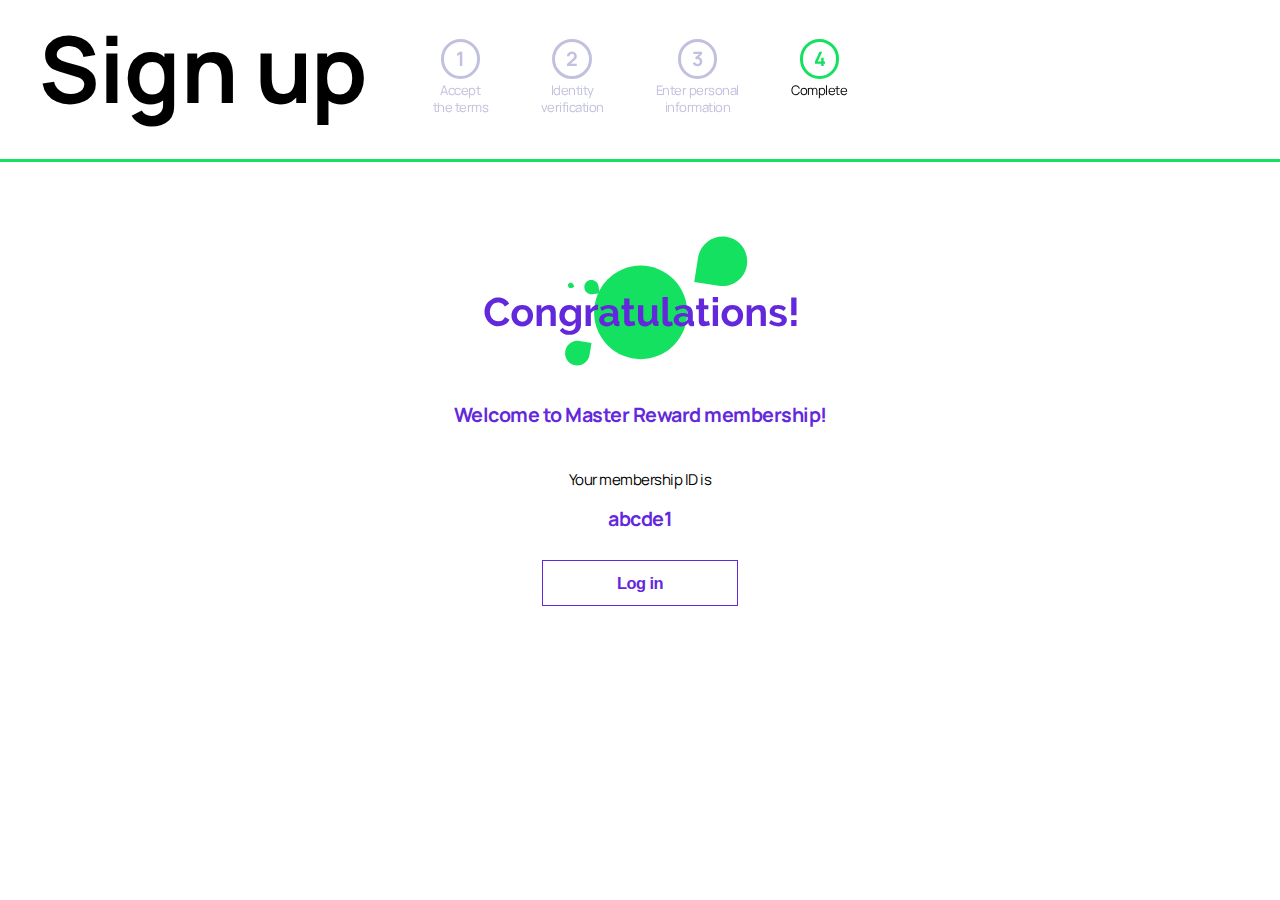
<file: signup/complete.html>
<!DOCTYPE html>
<html lang="en">
  <head>
    <meta charset="UTF-8" />
    <meta name="viewport" content="width=device-width, initial-scale=1.0" />
    <link rel="stylesheet" href="../css/index.css" />
    <link rel="stylesheet" href="../css/signup.css" />
    <link rel="shortcut icon" href="../favicon.ico" />
    <title>Master Reward</title>
  </head>

  <body>
    <div class="signup-section">
      <p class="signup-title">Sign up</p>

      <!-- 현재 단계에는 active, 이미 지난 단계에는 done 클래스 추가 -->
      <div class="signup-progress">
        <div class="progress done">
          <p class="number">1</p>
          <p class="label">
            Accept <br />
            the terms
          </p>
        </div>
        <div class="progress done">
          <p class="number">2</p>
          <p class="label">
            Identity <br />
            verification
          </p>
        </div>
        <div class="progress done">
          <p class="number">3</p>
          <p class="label">
            Enter personal <br />
            information
          </p>
        </div>
        <div class="progress active">
          <p class="number">4</p>
          <p class="label">Complete</p>
        </div>

        <!-- 단계에 따라 bar-01 ~ bar-04까지 클래스 이름 교체 -->
        <div class="progress-bar bar-04"></div>
      </div>
      <div class="signup-wrapper complete">
        <div class="comp-image">
          <img src="../img/complete.svg" alt="" />
        </div>
        <p class="praise">Welcome to Master Reward membership!</p>
        <p>Your membership ID is</p>
        <p class="your-id">abcde1</p>

        <!-- 프론트 작업시 버튼내/외에 있는 a태그는 불필요하므로 삭제 -->
        <button class="login-btn">
          <a href="../dashboard.html">Log in</a>
        </button>
      </div>
    </div>
    <script></script>
  </body>
</html>
</file>
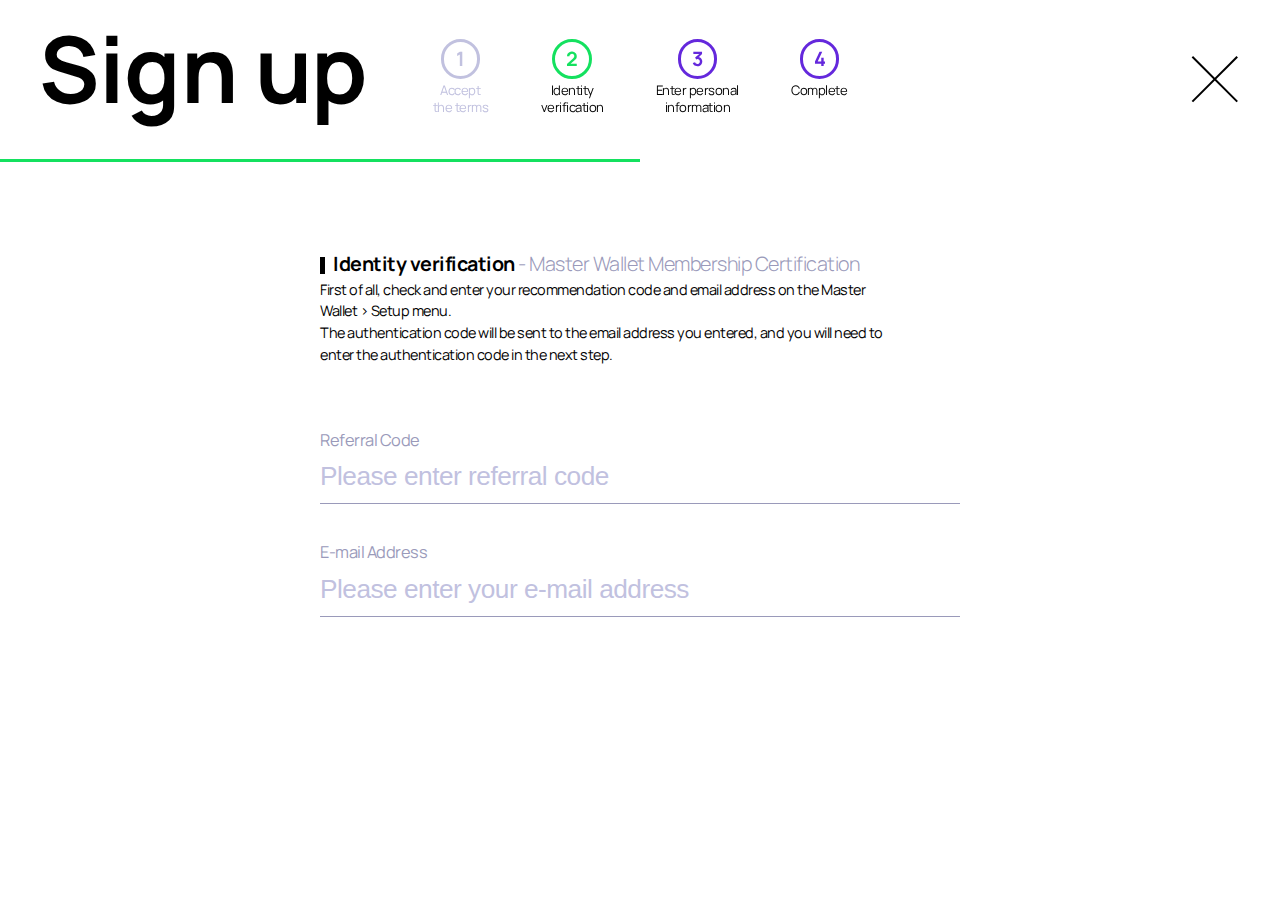
<file: signup/identity.html>
<!DOCTYPE html>
<html lang="en">
  <head>
    <meta charset="UTF-8" />
    <meta name="viewport" content="width=device-width, initial-scale=1.0" />
    <link rel="stylesheet" href="../css/index.css" />
    <link rel="stylesheet" href="../css/signup.css" />
    <link rel="shortcut icon" href="../favicon.ico" />
    <title>Master Reward</title>
  </head>

  <body>
    <div class="signup-section">
      <p class="signup-title">Sign up</p>

      <!-- 현재 단계에는 active, 이미 지난 단계에는 done 클래스 추가 -->
      <div class="signup-progress">
        <div class="progress done">
          <p class="number">1</p>
          <p class="label">
            Accept <br />
            the terms
          </p>
        </div>
        <div class="progress active">
          <p class="number">2</p>
          <p class="label">
            Identity <br />
            verification
          </p>
        </div>
        <div class="progress">
          <p class="number">3</p>
          <p class="label">
            Enter personal <br />
            information
          </p>
        </div>
        <div class="progress">
          <p class="number">4</p>
          <p class="label">Complete</p>
        </div>

        <!-- 단계에 따라 bar-01 ~ bar-04까지 클래스 이름 교체 -->
        <div class="progress-bar bar-02"></div>
        <a href="../index.html" class="close-btn"></a>
      </div>
      <div class="signup-wrapper identity">
        <div class="signup-box">
          <p class="title">
            Identity verification
            <span>- Master Wallet Membership Certification</span>
          </p>
          <p class="text">
            First of all, check and enter your recommendation code and email
            address on the Master Wallet > Setup menu. <br />
            The authentication code will be sent to the email address you
            entered, and you will need to enter the authentication code in the
            next step.
          </p>
        </div>
        <div class="signup-inputs">
          <div class="input-div">
            <input
              type="text"
              id="code"
              placeholder="Please enter referral code"
              onkeyup="isValue()"
              required
            />
            <label for="code">Referral Code</label>
          </div>

          <div class="input-div">
            <input
              type="email"
              id="email"
              placeholder="Please enter your e-mail address"
              onkeyup="isValue()"
              required
            />
            <label for="email">E-mail Address</label>
          </div>
        </div>
      </div>

      <!-- 필수 입력이 완료되면 active 클래스 추가로 다음 버튼 노출 -->
      <a href="personal.html" class="next-btn"><span>NEXT</span></a>
    </div>
    <script>
      let code = document.getElementById("code");
      let email = document.getElementById("email");
      let nextBtn = document.getElementsByClassName("next-btn")[0];

      const isValue = () => {
        if (code.value && email.value) {
          nextBtn.classList.add("active");
        } else {
          nextBtn.classList.remove("active");
        }
      };
    </script>
  </body>
</html>
</file>
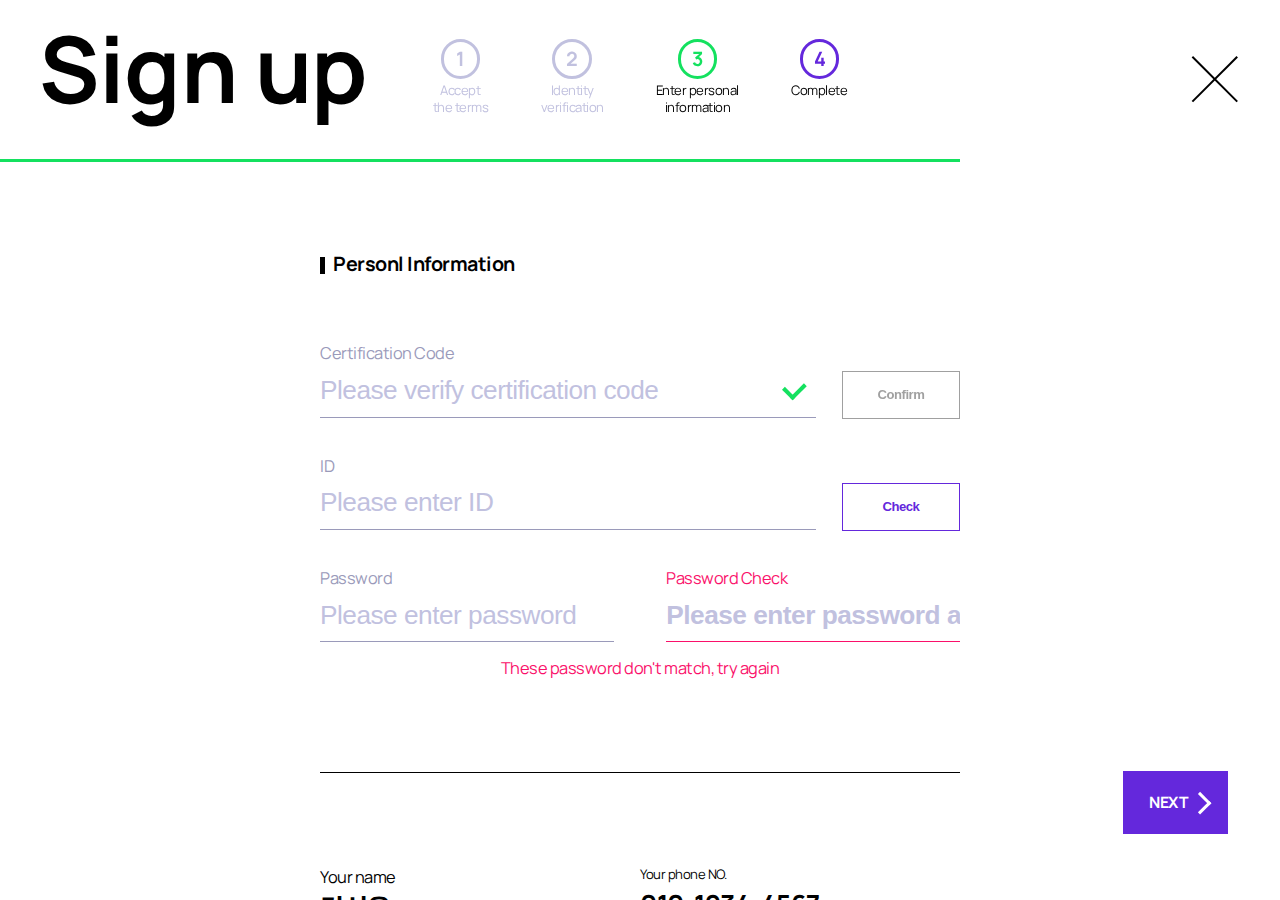
<file: signup/personal.html>
<!DOCTYPE html>
<html lang="en">
  <head>
    <meta charset="UTF-8" />
    <meta name="viewport" content="width=device-width, initial-scale=1.0" />
    <link rel="stylesheet" href="../css/index.css" />
    <link rel="stylesheet" href="../css/signup.css" />
    <link rel="shortcut icon" href="../favicon.ico" />
    <title>Master Reward</title>
  </head>

  <body>
    <div class="signup-section">
      <p class="signup-title">Sign up</p>

      <!-- 현재 단계에는 active, 이미 지난 단계에는 done 클래스 추가 -->
      <div class="signup-progress">
        <div class="progress done">
          <p class="number">1</p>
          <p class="label">
            Accept <br />
            the terms
          </p>
        </div>
        <div class="progress done">
          <p class="number">2</p>
          <p class="label">
            Identity <br />
            verification
          </p>
        </div>
        <div class="progress active">
          <p class="number">3</p>
          <p class="label">
            Enter personal <br />
            information
          </p>
        </div>
        <div class="progress">
          <p class="number">4</p>
          <p class="label">Complete</p>
        </div>

        <!-- 단계에 따라 bar-01 ~ bar-04까지 클래스 이름 교체 -->
        <div class="progress-bar bar-03"></div>
        <a href="../index.html" class="close-btn"></a>
      </div>
      <div class="signup-wrapper identity">
        <div class="signup-box">
          <p class="title">Personl Information</p>
        </div>
        <div class="signup-inputs">
          <div class="input-div">
            <input
              type="text"
              id="veri-code"
              placeholder="Please verify certification code"
              required
            />
            <label for="veri-code">Certification Code</label>

            <!-- 확인이 완료되면 조작이 필요하지 않은 버튼은 disabled처리, 스타일변경 -->
            <button class="confirm-btn" disabled>Confirm</button>

            <!--인풋 검증 성공시에는 div.done을 렌더 -->
            <div class="done"></div>
          </div>

          <div class="input-div">
            <input type="text" id="id" placeholder="Please enter ID" required />
            <label for="id">ID</label>
            <button class="confirm-btn">Check</button>
          </div>

          <div class="halves">
            <div class="input-div half">
              <input
                type="text"
                id="password"
                placeholder="Please enter password"
                required
              />
              <label for="password">Password</label>
            </div>

            <div class="input-div half">
              <!-- 모든 인풋에 class.error를 추가하면 error스타일로 변경 -->
              <input
                type="text"
                id="password-check"
                placeholder="Please enter password again"
                class="error"
                required
              />
              <label for="password-check">Password Check</label>
            </div>
          </div>

          <!-- 패스워드 확인이 틀릴시에 active를 추가 -->
          <div class="pass-error active">
            These password don't match, try again
          </div>

          <div class="divider"></div>

          <div class="user-info">
            <div class="infos">
              <p class="label">Your name</p>
              <p class="text">김성운</p>
            </div>
            <div class="infos">
              <p class="info">Your phone NO.</p>
              <p class="text">010-1234-4567</p>
            </div>
          </div>
          <div class="user-email">
            <p class="label">Your e-mail</p>
            <p class="text">sample@naver.com</p>
          </div>

          <div class="user-gender">
            <p class="label">Choose your gender</p>
            <div class="genders">
              <div class="gender female">
                <img src="../img/female.svg" alt="" />
                <span>female</span>
              </div>
              <div class="gender male">
                <img src="../img/male.svg" alt="" />
                <span>male</span>
              </div>
            </div>
          </div>

          <div class="input-div">
            <input
              type="text"
              id="id"
              placeholder="Please enter password again"
              required
            />
            <label for="id">Birth Date</label>
          </div>

          <div class="marketing person">
            <span>Do you agree to receive marketing information by E-mail?</span
            ><span class="optional">(optional)</span>
            <input type="checkbox" id="a-email" class="checkbox" />
            <label for="a-email"></label>
          </div>

          <div class="marketing person">
            <span>Do you agree to receive marketing information by SMS?</span
            ><span class="optional">(optional)</span>
            <input type="checkbox" id="a-sms" class="checkbox" />
            <label for="a-sms"></label>
          </div>
        </div>
      </div>

      <!-- 필수 입력이 완료되면 active 클래스 추가로 다음 버튼 노출 -->
      <a href="complete.html" class="next-btn active"><span>NEXT</span></a>
    </div>

    <script>
      let gender = document.getElementsByClassName("gender");
      let male = document.getElementsByClassName("male");
      let female = document.getElementsByClassName("female");

      const addGender = (el) => {
        if (el.classList.contains("male")) {
          el.classList.add("active");
          female[0].classList.remove("active");
        } else if (el.classList.contains("female")) {
          el.classList.add("active");
          male[0].classList.remove("active");
        }
      };

      for (let i in gender) {
        gender[i].addEventListener("click", (e) => {
          addGender(e.currentTarget);
        });
      }
    </script>
  </body>
</html>
</file>
<file: css/index.css>
@import url("https://fonts.googleapis.com/css2?family=Manrope:wght@300;500;700&display=swap");
@import url("https://fonts.googleapis.com/css2?family=Noto+Sans+KR:wght@300;500;700&display=swap");
::-webkit-scrollbar {
  width: 10px;
}

::-webkit-scrollbar-track {
  background: #efefff;
}

::-webkit-scrollbar-thumb {
  background: #6428dc;
}

::-webkit-scrollbar:horizontal {
  height: 10px;
}

::-webkit-scrollbar-track:horizontal {
  background: #efefff;
}

::-webkit-scrollbar-thumb:horizontal {
  background: #6428dc;
}

::-webkit-scrollbar-corner {
  background: #efefff;
}

* {
  margin: 0;
  padding: 0;
  -webkit-box-sizing: border-box;
          box-sizing: border-box;
  letter-spacing: -0.5px;
  line-height: 1.5;
}

a {
  color: inherit;
  text-decoration: none;
}

html {
  font-size: calc(8px + 0.4vw);
  width: 100%;
  height: 100vh;
  overflow: hidden;
  position: relative;
  font-family: "Manrope", "Noto Sans KR", sans-serif;
}

button,
input {
  cursor: pointer;
  background: none;
  border: none;
  outline: none;
}

button:active,
input:active {
  background: none;
  border: none;
  outline: none;
}

ul,
li {
  list-style-type: none;
}

button {
  display: block;
  border: 1px solid #6428dc;
  padding: 0.75rem 1.25rem;
  font-size: 1.25rem;
  font-weight: 700;
  color: #6428dc;
  -webkit-transition: 0.25s all;
  transition: 0.25s all;
  text-align: center;
}

button:hover {
  border-color: #14e15f;
  background: #14e15f;
  color: #fff;
  border-radius: 30px;
}

button:active {
  border: 1px solid #14e15f;
  opacity: 0.75;
}

button.sm {
  font-size: 0.95rem;
  padding: 0 1rem;
  height: 2rem;
}

button:disabled {
  -webkit-filter: grayscale(1) opacity(0.5);
          filter: grayscale(1) opacity(0.5);
}

input {
  position: relative;
  cursor: text;
}

input::-webkit-input-placeholder {
  color: #c1c1df;
}

input:-ms-input-placeholder {
  color: #c1c1df;
}

input::-ms-input-placeholder {
  color: #c1c1df;
}

input::placeholder {
  color: #c1c1df;
}

input.error {
  border-color: #fa106a !important;
}

input.error + label {
  color: #fa106a !important;
}

.login-section {
  width: 100%;
  height: 100vh;
  overflow: hidden;
  position: relative;
  display: -webkit-box;
  display: -ms-flexbox;
  display: flex;
  -webkit-box-pack: center;
      -ms-flex-pack: center;
          justify-content: center;
  -webkit-box-align: center;
      -ms-flex-align: center;
          align-items: center;
  background: url("../img/bubble-back.svg") 101% 105% no-repeat;
  background-size: 20rem;
}

.login-section .logo {
  width: 10rem;
  position: absolute;
  top: 3rem;
  left: 4rem;
}

.login-section .login-wrapper {
  width: 35vw;
  padding: 3.5rem;
  display: -webkit-box;
  display: -ms-flexbox;
  display: flex;
  -webkit-box-pack: center;
      -ms-flex-pack: center;
          justify-content: center;
  -webkit-box-align: center;
      -ms-flex-align: center;
          align-items: center;
  -webkit-box-orient: vertical;
  -webkit-box-direction: normal;
      -ms-flex-direction: column;
          flex-direction: column;
}

.login-section .login-wrapper .remember-me {
  margin-top: 3.5rem;
  display: -webkit-box;
  display: -ms-flexbox;
  display: flex;
  -webkit-box-align: center;
      -ms-flex-align: center;
          align-items: center;
  -webkit-box-pack: center;
      -ms-flex-pack: center;
          justify-content: center;
}

.login-section .login-wrapper .remember-me span {
  margin-left: 0.5rem;
}

.login-section .login-wrapper .remember-me .checkbox {
  display: none;
}

.login-section .login-wrapper .remember-me .checkbox + label {
  display: inline-block;
  width: 1.5rem;
  height: 1.5rem;
  border: 1px solid #000;
  cursor: pointer;
  -webkit-transition: 0.25s all;
  transition: 0.25s all;
}

.login-section .login-wrapper .remember-me .checkbox:checked + label {
  border-color: #6428dc;
  background: #6428dc;
  position: relative;
}

.login-section .login-wrapper .remember-me .checkbox:checked + label:after {
  content: "";
  display: block;
  position: absolute;
  width: 1.25rem;
  height: 0.6rem;
  left: 0.125rem;
  top: 0.05rem;
  border: 3px solid #fff;
  border-top: none;
  border-right: none;
  -webkit-transform: rotate(-45deg);
          transform: rotate(-45deg);
}

.login-section .login-wrapper .praise {
  text-align: center;
  font-weight: 700;
  color: #6428dc;
  margin: 0 0 4rem;
  font-size: 1.3rem;
  position: relative;
}

.login-section .login-wrapper .praise:after {
  position: absolute;
  content: "";
  display: block;
  width: 1.25rem;
  height: 1.25rem;
  background: url("../img/bubble.svg") center center no-repeat;
  background-size: contain;
  z-index: 99;
  right: -18px;
  top: -13px;
}

.login-section .login-wrapper .login-box {
  width: 100%;
}

.login-section .login-wrapper .input-div {
  margin-top: 4.5rem;
  position: relative;
  width: 100%;
}

.login-section .login-wrapper .input-div input {
  width: 100%;
  font-size: 2rem;
  display: block;
  border-bottom: 1px solid #9a9aba;
  padding-bottom: 0.5rem;
}

.login-section .login-wrapper .input-div input:focus {
  border-color: #6428dc;
}

.login-section .login-wrapper .input-div input:focus ~ label {
  color: #6428dc;
  font-weight: 700;
}

.login-section .login-wrapper .input-div label {
  font-size: 1.25rem;
  position: absolute;
  top: -2.25rem;
  color: #9a9aba;
}

.login-section .login-wrapper .login-btn {
  width: 15rem;
  margin: 2rem auto 1.5rem;
  display: block;
  border: 1px solid #6428dc;
  padding: 0.75rem 1.25rem;
  font-size: 1.25rem;
  font-weight: 700;
  color: #6428dc;
  -webkit-transition: 0.25s all;
  transition: 0.25s all;
  text-align: center;
}

.login-section .login-wrapper .login-btn:hover {
  border-color: #14e15f;
  background: #14e15f;
  color: #fff;
  border-radius: 30px;
}

.login-section .login-wrapper .login-util {
  width: 100%;
  display: -webkit-box;
  display: -ms-flexbox;
  display: flex;
  -webkit-box-pack: center;
      -ms-flex-pack: center;
          justify-content: center;
  -webkit-box-orient: vertical;
  -webkit-box-direction: normal;
      -ms-flex-direction: column;
          flex-direction: column;
}

.login-section .login-wrapper .question {
  display: block;
  margin: 0 auto;
  text-align: center;
  color: #9a9aba;
  text-decoration: underline;
}

.login-section .login-wrapper .question.sign-up {
  margin-top: 1rem;
  color: #14e15f;
  font-weight: 700;
}

.login-section .login-wrapper .question:hover, .login-section .login-wrapper .question:active {
  color: #6428dc;
}

.header {
  position: fixed;
  width: 100%;
  height: 3.5rem;
  padding: 1rem 0;
  display: -webkit-box;
  display: -ms-flexbox;
  display: flex;
  -webkit-box-align: center;
      -ms-flex-align: center;
          align-items: center;
  -webkit-box-shadow: 0 0 15px rgba(20, 30, 80, 0.15);
          box-shadow: 0 0 15px rgba(20, 30, 80, 0.15);
  z-index: 999;
}

.header h1 {
  width: 15rem;
  padding: 1.25rem 2rem;
}

.header img {
  display: inline-block;
  margin-top: 0.5rem;
  width: 100%;
}

.header .util-menu {
  position: absolute;
  right: 1rem;
  top: 0rem;
  font-size: 0.85rem;
}

.header .util-menu ul {
  display: -webkit-box;
  display: -ms-flexbox;
  display: flex;
}

.header .util-menu ul .util-btn {
  cursor: pointer;
  text-decoration: underline;
  color: #6428dc;
  margin: 0 1rem;
  line-height: 3.5rem;
}

.header .util-menu ul .util-btn:hover {
  color: #14e15f;
}

.menu-panel {
  width: 16rem;
  height: calc(100vh - 3.5rem);
  position: absolute;
  left: 0;
  top: 3.5rem;
  background: #6428dc;
  color: #fff;
  font-size: 0.9rem;
}

.menu-panel ul {
  padding-top: 0.75rem;
}

.menu-panel ul li {
  margin: 0.25rem auto;
  border-radius: 6px;
  width: 14rem;
  padding: 0 1rem;
  display: -webkit-box;
  display: -ms-flexbox;
  display: flex;
}

.menu-panel ul li a {
  white-space: nowrap;
  display: inline-block;
  width: 100%;
  padding: 0.75rem 1rem 0.75rem 0.25rem;
}

.menu-panel ul li.active {
  background: #fff;
  color: #6428dc;
}

.menu-panel ul li.active a {
  font-weight: 700;
}

.menu-panel ul li.active:hover {
  color: #6428dc;
}

.menu-panel ul li.active .dashboard {
  width: 3rem;
  background: url("../img/dashboard.svg") center center no-repeat;
  background-size: 2.5rem;
  margin-right: 0.5rem;
}

.menu-panel ul li.active .referral {
  width: 3rem;
  background: url("../img/referral.svg") center center no-repeat;
  background-size: 2.5rem;
  margin-right: 0.5rem;
}

.menu-panel ul li.active .sponsor {
  width: 3rem;
  background: url("../img/sponsor.svg") center center no-repeat;
  background-size: 2.5rem;
  margin-right: 0.5rem;
}

.menu-panel ul li.active .member {
  width: 3rem;
  background: url("../img/member.svg") center center no-repeat;
  background-size: 2.5rem;
  margin-right: 0.5rem;
}

.menu-panel ul li.active .affiliated {
  width: 3.5rem;
  background: url("../img/affiliated.svg") center center no-repeat;
  background-size: 2rem;
  margin-right: 0.5rem;
}

.menu-panel ul li.active .reward {
  width: 3rem;
  background: url("../img/reward.svg") center center no-repeat;
  background-size: 2.5rem;
  margin-right: 0.5rem;
}

.menu-panel ul li .dashboard {
  width: 3rem;
  background: url("../img/dashboard-f.svg") center center no-repeat;
  background-size: 2.5rem;
  margin-right: 0.5rem;
}

.menu-panel ul li .referral {
  width: 3rem;
  background: url("../img/referral-f.svg") center center no-repeat;
  background-size: 2.5rem;
  margin-right: 0.5rem;
}

.menu-panel ul li .sponsor {
  width: 3rem;
  background: url("../img/sponsor-f.svg") center center no-repeat;
  background-size: 2.5rem;
  margin-right: 0.5rem;
}

.menu-panel ul li .member {
  width: 3rem;
  background: url("../img/member-f.svg") center center no-repeat;
  background-size: 2.5rem;
  margin-right: 0.5rem;
}

.menu-panel ul li .affiliated {
  width: 3.5rem;
  background: url("../img/affiliated-f.svg") center center no-repeat;
  background-size: 2rem;
  margin-right: 0.5rem;
}

.menu-panel ul li .reward {
  width: 3rem;
  background: url("../img/reward-f.svg") center center no-repeat;
  background-size: 2.5rem;
  margin-right: 0.5rem;
}

.menu-panel ul li:hover {
  color: #14e15f;
}

.content-section {
  background: #efefff;
  position: absolute;
  width: calc(100% - 15rem);
  height: calc(100vh - 3.5rem);
  left: 16rem;
  top: 3.5rem;
  overflow-y: auto;
  padding-bottom: 3rem;
  background-image: url("../img/content-back.svg");
  background-size: 115%;
  background-position: right top;
  background-repeat: no-repeat;
}

.checkbox {
  display: none;
}

.checkbox + label {
  margin-left: 1rem;
  display: inline-block;
  width: 2rem;
  height: 2rem;
  border: 1px solid #000;
  cursor: pointer;
  -webkit-transition: 0.25s all;
  transition: 0.25s all;
}

.checkbox:checked + label {
  border-color: #6428dc;
  background: #6428dc;
  position: relative;
}

.checkbox:checked + label:after {
  content: "";
  display: block;
  position: absolute;
  width: 1.65rem;
  height: 0.75rem;
  left: 0.15rem;
  top: 0.1rem;
  border: 4px solid #fff;
  border-top: none;
  border-right: none;
  -webkit-transform: rotate(-45deg);
          transform: rotate(-45deg);
}

.error {
  color: #fa106a;
  font-weight: 700;
}

.content-wrapper {
  position: absolute;
  top: 2rem;
  left: 2rem;
  width: calc(100% - 4.5rem);
  height: calc(100vh - 7.5rem);
  background: #fff;
  border-radius: 6px;
  -webkit-box-shadow: 0 0 15px rgba(20, 40, 80, 0.15);
          box-shadow: 0 0 15px rgba(20, 40, 80, 0.15);
  padding: 2rem;
}

.content-wrapper .content-header {
  width: calc(100% - 4rem);
  position: absolute;
  top: 2rem;
  left: 2rem;
  background: #fff;
  font-size: 1.5rem;
  font-weight: 700;
  line-height: 1;
  border-bottom: 1px solid #000;
  padding-bottom: 1.5rem;
}

.content-wrapper .util-menu {
  margin-top: 4rem;
  width: 100%;
  border: 1px solid #c1c1df;
  padding: 1rem;
  display: -webkit-box;
  display: -ms-flexbox;
  display: flex;
  -webkit-box-align: center;
      -ms-flex-align: center;
          align-items: center;
  position: relative;
}

.content-wrapper .util-menu .search-select {
  margin: 0 1rem;
  display: -webkit-box;
  display: -ms-flexbox;
  display: flex;
  -webkit-box-align: center;
      -ms-flex-align: center;
          align-items: center;
}

.content-wrapper .util-menu .search-select label {
  font-weight: 700;
  margin-right: 1rem;
}

.content-wrapper .util-menu .search-select select {
  width: 8rem;
  height: 2rem;
}

.content-wrapper .util-menu .search-select .search-btn {
  height: 2rem;
  width: 2rem;
  padding: 0;
  margin-left: -1px;
  background: #6428dc;
  background-image: url("../img/search.svg");
  background-size: 80%;
  background-position: center center;
  background-repeat: no-repeat;
}

.content-wrapper .util-menu .search-select .search-btn:hover {
  border-radius: 0;
  background: #6428dc;
  border-color: #6428dc;
  opacity: 0.85;
  background-image: url("../img/search.svg");
  background-size: 80%;
  background-position: center center;
  background-repeat: no-repeat;
}

.content-wrapper .util-menu .search-result {
  margin-left: 1rem;
  border-right: 2px solid #000;
  padding-right: 1rem;
}

.content-wrapper .util-menu .divider {
  margin: 0 0.5rem;
  font-weight: 300;
}

.Treant {
  position: relative;
  overflow: hidden;
  padding: 0 !important;
}

.Treant > .node,
.Treant > .pseudo {
  position: absolute;
  display: block;
  visibility: hidden;
}

.Treant.Treant-loaded .node,
.Treant.Treant-loaded .pseudo {
  visibility: visible;
}

.Treant > .pseudo {
  width: 0;
  height: 0;
  border: none;
  padding: 0;
}

.Treant .collapse-switch {
  width: 1.5rem;
  height: 1.5rem;
  display: block;
  border-radius: 5rem;
  position: absolute;
  bottom: 0.25rem;
  right: 0.25rem;
  cursor: pointer;
  background: url("../img/switch.svg");
}

.Treant .collapsed .collapse-switch {
  background-color: #868dee;
}

.Treant > .node img {
  border: none;
  float: left;
}

.node {
  padding: 0.25rem 0.5rem;
  background-color: #f5f5fc;
  border: 2px solid #6428dc;
  width: 8rem;
  height: 6.5rem;
  font-family: Tahoma;
  font-size: 0.8rem;
  text-align: center;
}

.node .node-name {
  font-weight: 700;
  font-size: 0.9rem;
  color: #6428dc;
  border-bottom: 1px solid #6428dc;
  padding-bottom: 0.2rem;
}

.node .node-title {
  margin-top: 0.3rem;
  font-size: 0.9rem;
}

.node .node-desc {
  position: absolute;
  left: 0.5rem;
  bottom: 1.25rem;
  font-weight: 500;
  color: #9a9aba;
}

.node .node-contact {
  position: absolute;
  bottom: 0.25rem;
  left: 0.5rem;
}

.nodeExample1 img {
  margin-right: 10px;
}

@media (max-width: 576px) {
  html {
    font-size: calc(10px + 0.45vw);
  }
  .login-section {
    background-size: 10rem;
  }
  .login-section .logo {
    width: 7rem;
    top: 2.5rem;
    left: 3rem;
  }
  .login-section .login-wrapper {
    width: 100%;
    padding: 3rem;
  }
}
/*# sourceMappingURL=index.css.map */
</file>
<file: css/signup.css>
.signup-section {
  width: 100%;
  height: 100vh;
  overflow-y: auto;
  position: relative;
  padding-bottom: 8rem;
}

.signup-section .close-btn {
  position: fixed;
  width: 4rem;
  height: 4rem;
  background: url("../img/close-btn.svg") center center no-repeat;
  background-size: contain;
  cursor: pointer;
  right: 3rem;
  top: 4rem;
}

.signup-section .next-btn {
  position: fixed;
  display: block;
  padding: 1.5rem 2rem;
  padding-right: 3rem;
  background: #6428dc;
  right: 4rem;
  bottom: 5rem;
  -webkit-transition: 0.25s all;
  transition: 0.25s all;
  -webkit-transform: translateY(10rem);
          transform: translateY(10rem);
}

.signup-section .next-btn:after {
  content: "";
  display: block;
  position: absolute;
  width: 1rem;
  height: 1rem;
  border: 3px solid #fff;
  border-right: none;
  border-top: none;
  top: 1.8rem;
  right: 1.5rem;
  -webkit-transform: rotate(-135deg);
          transform: rotate(-135deg);
  -webkit-transition: 0.25s all;
  transition: 0.25s all;
}

.signup-section .next-btn.active {
  -webkit-transform: translateY(0);
          transform: translateY(0);
}

.signup-section .next-btn:hover {
  border-radius: 50px;
  background: #14e15f;
}

.signup-section .next-btn:hover:after {
  content: "";
  right: 1.75rem;
}

.signup-section .next-btn:hover span {
  letter-spacing: 5px;
}

.signup-section .next-btn span {
  font-weight: 700;
  color: #fff;
  font-size: 1.2rem;
  -webkit-transition: 0.25s all;
  transition: 0.25s all;
}

.signup-section .signup-title {
  position: fixed;
  top: 0;
  left: 3rem;
  font-size: 7rem;
  font-weight: 700;
  z-index: 99;
}

.signup-section .signup-progress {
  width: 100%;
  display: -webkit-box;
  display: -ms-flexbox;
  display: flex;
  position: fixed;
  padding-top: 3rem;
  -webkit-box-pack: center;
      -ms-flex-pack: center;
          justify-content: center;
  padding-bottom: 3.5rem;
  background: rgba(255, 255, 255, 0.95);
  z-index: 98;
}

.signup-section .signup-progress .progress {
  margin: 0 2rem;
  display: -webkit-box;
  display: -ms-flexbox;
  display: flex;
  -webkit-box-orient: vertical;
  -webkit-box-direction: normal;
      -ms-flex-direction: column;
          flex-direction: column;
  -webkit-box-pack: start;
      -ms-flex-pack: start;
          justify-content: flex-start;
  text-align: center;
}

.signup-section .signup-progress .progress.active .number {
  border-color: #14e15f;
  color: #14e15f;
}

.signup-section .signup-progress .progress.done .number {
  border-color: #c1c1df;
  color: #c1c1df;
}

.signup-section .signup-progress .progress.done .label {
  color: #c1c1df;
}

.signup-section .signup-progress .progress .number {
  width: 3rem;
  height: 3rem;
  border: 3px solid #6428dc;
  line-height: 2.6rem;
  font-size: 1.5rem;
  color: #6428dc;
  border-radius: 5rem;
  font-weight: 700;
  margin: 0 auto 0.25rem;
}

.signup-section .signup-progress .progress .label {
  line-height: 1.3;
}

.signup-section .signup-progress .progress-bar {
  position: absolute;
  bottom: 0;
  width: 100%;
  height: 0.25rem;
  background: #14e15f;
  left: 0;
  -webkit-transition: 0.25s all;
  transition: 0.25s all;
  -webkit-transform-origin: left;
          transform-origin: left;
}

.signup-section .signup-progress .progress-bar.bar-01 {
  -webkit-transform: scaleX(0.25);
          transform: scaleX(0.25);
}

.signup-section .signup-progress .progress-bar.bar-02 {
  -webkit-transform: scaleX(0.5);
          transform: scaleX(0.5);
}

.signup-section .signup-progress .progress-bar.bar-03 {
  -webkit-transform: scaleX(0.75);
          transform: scaleX(0.75);
}

.signup-section .signup-progress .progress-bar.bar-04 {
  -webkit-transform: scaleX(1);
          transform: scaleX(1);
}

.signup-section .signup-wrapper {
  width: 50vw;
  margin: 0 auto;
  margin-top: 19rem;
  position: relative;
  z-index: 0;
}

.signup-section .signup-wrapper.policy {
  margin-top: 6rem;
}

.signup-section .signup-wrapper.complete {
  text-align: center;
  margin-top: 18rem;
}

.signup-section .signup-wrapper.complete .comp-image {
  width: 50%;
  margin: 0 auto;
  margin-bottom: 2rem;
}

.signup-section .signup-wrapper.complete .comp-image img {
  display: block;
  width: 100%;
}

.signup-section .signup-wrapper.complete p {
  font-size: 1.15rem;
}

.signup-section .signup-wrapper.complete .praise {
  font-size: 1.5rem;
  font-weight: 700;
  color: #6428dc;
  margin-bottom: 3rem;
}

.signup-section .signup-wrapper.complete .your-id {
  margin-top: 1rem;
  font-size: 1.5rem;
  color: #6428dc;
  font-weight: 700;
}

.signup-section .signup-wrapper.complete .login-btn {
  margin: 2rem auto;
  width: 15rem;
}

.signup-section .signup-wrapper .title {
  font-size: 1.5rem;
  font-weight: 700;
  position: relative;
  padding-left: 1rem;
}

.signup-section .signup-wrapper .title span {
  font-weight: 300;
  color: #9a9aba;
}

.signup-section .signup-wrapper .title:after {
  content: "";
  display: block;
  height: 1.35rem;
  width: 0.35rem;
  position: absolute;
  left: 0;
  bottom: 0.35rem;
  background: #000;
}

.signup-section .signup-wrapper .terms-box {
  margin-top: 0.5rem;
  padding: 1.5rem;
  padding-bottom: 5rem;
  background: #efefff;
  line-height: 1.75;
  height: 20rem;
  overflow-y: auto;
  border-radius: 6px;
}

.signup-section .signup-wrapper .agreement {
  margin-top: 2rem;
  font-size: 1.1rem;
  display: -webkit-box;
  display: -ms-flexbox;
  display: flex;
  -webkit-box-align: center;
      -ms-flex-align: center;
          align-items: center;
}

.signup-section .signup-wrapper .agreement .required {
  padding-left: 0.5rem;
  color: #6428dc;
  font-weight: 700;
}

.signup-section .signup-wrapper .marketing {
  border-top: 1px solid #9a9aba;
  margin-top: 2.5rem;
  padding-top: 2.5rem;
  font-size: 1.1rem;
  display: -webkit-box;
  display: -ms-flexbox;
  display: flex;
  -webkit-box-align: center;
      -ms-flex-align: center;
          align-items: center;
}

.signup-section .signup-wrapper .marketing.person {
  border-color: #efefff;
}

.signup-section .signup-wrapper .marketing .optional {
  padding-left: 0.5rem;
  color: #c1c1df;
  font-weight: 700;
}

.signup-section .signup-box .text {
  font-size: 1.1rem;
  width: 90%;
}

.signup-section .signup-inputs {
  margin-top: 2rem;
  display: -webkit-box;
  display: -ms-flexbox;
  display: flex;
  -webkit-box-orient: vertical;
  -webkit-box-direction: normal;
      -ms-flex-direction: column;
          flex-direction: column;
}

.signup-section .signup-inputs .divider {
  width: 100%;
  height: 1px;
  background: #000;
  margin: 7rem 0 7rem;
}

.signup-section .signup-inputs .user-info .label,
.signup-section .signup-inputs .user-email .label,
.signup-section .signup-inputs .user-gender .label {
  font-size: 1.25rem;
}

.signup-section .signup-inputs .user-info .text,
.signup-section .signup-inputs .user-email .text,
.signup-section .signup-inputs .user-gender .text {
  font-size: 2rem;
  font-weight: 700;
}

.signup-section .signup-inputs .user-info {
  display: -webkit-box;
  display: -ms-flexbox;
  display: flex;
}

.signup-section .signup-inputs .user-info .infos {
  width: 50%;
}

.signup-section .signup-inputs .user-email {
  margin-top: 2.5rem;
}

.signup-section .signup-inputs .user-gender {
  margin-top: 3.5rem;
  margin-bottom: 1rem;
}

.signup-section .signup-inputs .genders {
  margin: 0 auto;
  margin-top: 3rem;
  width: 60%;
  display: -webkit-box;
  display: -ms-flexbox;
  display: flex;
  -webkit-box-pack: space-evenly;
      -ms-flex-pack: space-evenly;
          justify-content: space-evenly;
}

.signup-section .signup-inputs .genders .gender {
  cursor: pointer;
  width: 40%;
  display: -webkit-box;
  display: -ms-flexbox;
  display: flex;
  border: 1px solid #6428dc;
  -webkit-box-pack: center;
      -ms-flex-pack: center;
          justify-content: center;
  -webkit-box-align: center;
      -ms-flex-align: center;
          align-items: center;
  font-size: 1.5rem;
  font-weight: 700;
  padding: 2rem 0;
  opacity: 0.15;
  -webkit-transition: 0.35s all;
  transition: 0.35s all;
  border-radius: 8px;
}

.signup-section .signup-inputs .genders .gender:hover {
  opacity: 0.4;
}

.signup-section .signup-inputs .genders .gender.active {
  opacity: 1;
  color: #6428dc;
}

.signup-section .signup-inputs .genders .gender img {
  width: 4rem;
}

.signup-section .signup-inputs .input-div {
  margin-top: 5rem;
  position: relative;
}

.signup-section .signup-inputs .input-div .done {
  position: absolute;
  width: 1.15rem;
  height: 1.5rem;
  border: 4px solid #14e15f;
  -webkit-transform: rotate(45deg);
          transform: rotate(45deg);
  bottom: 1.5rem;
  right: 12rem;
  border-top: none;
  border-left: none;
}

.signup-section .signup-inputs .input-div .confirm-btn {
  font-size: 1rem;
  position: absolute;
  right: 0;
  top: 0;
  padding: 1rem 1.5rem;
  font-weight: 700;
  color: #6428dc;
  border: 1px solid #6428dc;
  -webkit-transition: 0.25s all;
  transition: 0.25s all;
  width: 9rem;
  text-align: center;
}

.signup-section .signup-inputs .input-div .confirm-btn:hover {
  border-radius: 50px;
  background: #14e15f;
  color: #fff;
  border-color: #14e15f;
}

.signup-section .signup-inputs .input-div .confirm-btn:disabled {
  cursor: default;
}

.signup-section .signup-inputs .input-div .confirm-btn:disabled:hover {
  border-radius: 0;
  background: none;
  color: #6428dc;
  border-color: #6428dc;
}

.signup-section .signup-inputs .input-div input {
  width: 100%;
  font-size: 2rem;
  display: block;
  border-bottom: 1px solid #9a9aba;
  padding-bottom: 0.5rem;
}

.signup-section .signup-inputs .input-div input#veri-code, .signup-section .signup-inputs .input-div input#id {
  width: calc(100% - 11rem);
}

.signup-section .signup-inputs .input-div input:focus {
  border-color: #6428dc;
}

.signup-section .signup-inputs .input-div input:focus ~ label {
  color: #6428dc;
  font-weight: 700;
}

.signup-section .signup-inputs .input-div label {
  font-size: 1.25rem;
  position: absolute;
  top: -2.25rem;
  color: #9a9aba;
}

.signup-section .signup-inputs .halves {
  display: -webkit-box;
  display: -ms-flexbox;
  display: flex;
  -webkit-box-orient: horizontal;
  -webkit-box-direction: normal;
      -ms-flex-direction: row;
          flex-direction: row;
  -webkit-box-pack: justify;
      -ms-flex-pack: justify;
          justify-content: space-between;
}

.signup-section .signup-inputs .halves .half {
  width: calc(50% - 2rem);
}

.signup-section .signup-inputs .pass-error {
  width: 100%;
  text-align: center;
  color: #fa106a;
  font-size: 1.25rem;
  margin-top: 1rem;
  visibility: hidden;
}

.signup-section .signup-inputs .pass-error.active {
  visibility: visible;
}
/*# sourceMappingURL=signup.css.map */
</file>
<file: css/find.css>
/* No CSS *//*# sourceMappingURL=find.css.map */
</file>
<file: css/dashboard.css>
.dashboard .user-info {
  display: -webkit-box;
  display: -ms-flexbox;
  display: flex;
  padding: 2rem 2rem 0.5rem 2rem;
}

.dashboard .user-info .user-title {
  font-size: 1.25rem;
  font-weight: 700;
  color: #fff;
  padding: 0.75rem 1.5rem;
  background: #6428dc;
  border-radius: 4px;
  border-top-right-radius: 0;
  border-bottom-right-radius: 0;
}

.dashboard .user-info .user-name,
.dashboard .user-info .user-code {
  display: -webkit-box;
  display: -ms-flexbox;
  display: flex;
  -webkit-box-align: center;
      -ms-flex-align: center;
          align-items: center;
  border: 1px solid #6428dc;
  border-radius: 6px;
  background: #fff;
}

.dashboard .user-info .user-code {
  margin-left: 1rem;
}

.dashboard .user-info .name,
.dashboard .user-info .code {
  font-weight: 700;
  padding: 0.75rem 2rem;
}

.dashboard .dashboard {
  position: relative;
  left: 2rem;
  top: 1rem;
  width: calc(100% - 5rem);
  display: -webkit-box;
  display: -ms-flexbox;
  display: flex;
  -webkit-box-pack: justify;
      -ms-flex-pack: justify;
          justify-content: space-between;
}

.dashboard .dashboard .left {
  width: calc(50% - 0.5rem);
  display: -webkit-box;
  display: -ms-flexbox;
  display: flex;
  -webkit-box-orient: horizontal;
  -webkit-box-direction: normal;
      -ms-flex-direction: row;
          flex-direction: row;
  -ms-flex-wrap: wrap;
      flex-wrap: wrap;
  -webkit-box-pack: justify;
      -ms-flex-pack: justify;
          justify-content: space-between;
}

.dashboard .dashboard .left .card {
  width: calc(50% - 0.5rem);
  background: #fff;
  padding: 1rem;
  border-radius: 6px;
  height: 12rem;
  position: relative;
  display: -webkit-box;
  display: -ms-flexbox;
  display: flex;
  -webkit-box-align: center;
      -ms-flex-align: center;
          align-items: center;
  -webkit-box-shadow: 0 0 15px rgba(20, 40, 80, 0.15);
          box-shadow: 0 0 15px rgba(20, 40, 80, 0.15);
}

.dashboard .dashboard .left .card.bottom {
  margin-top: 1rem;
}

.dashboard .dashboard .left .card .card-text {
  width: 100%;
  text-align: center;
  font-size: 3.5rem;
  font-weight: 700;
  margin-top: 2rem;
}

.dashboard .dashboard .left .card-double {
  width: 100%;
  background: #fff;
  border-radius: 6px;
  margin-top: 1rem;
  -webkit-box-shadow: 0 0 15px rgba(20, 40, 80, 0.15);
          box-shadow: 0 0 15px rgba(20, 40, 80, 0.15);
  position: relative;
  display: -webkit-box;
  display: -ms-flexbox;
  display: flex;
}

.dashboard .dashboard .left .card-double .card-acquired,
.dashboard .dashboard .left .card-double .card-remain {
  width: 50%;
  position: relative;
  margin-top: 5rem;
  display: -webkit-box;
  display: -ms-flexbox;
  display: flex;
  -webkit-box-pack: center;
      -ms-flex-pack: center;
          justify-content: center;
}

.dashboard .dashboard .left .card-double .card-acquired .card-title-box,
.dashboard .dashboard .left .card-double .card-remain .card-title-box {
  top: 0;
  left: 0;
  width: 100%;
  text-align: center;
}

.dashboard .dashboard .left .card-double .card-acquired .card-title-en,
.dashboard .dashboard .left .card-double .card-remain .card-title-en {
  font-size: 1rem;
  color: #000;
  font-size: 0.9rem;
}

.dashboard .dashboard .left .card-double .card-acquired .card-title-ko,
.dashboard .dashboard .left .card-double .card-remain .card-title-ko {
  margin-left: 0.25rem;
  font-size: 0.75rem;
}

.dashboard .dashboard .left .card-double .card-acquired .card-text,
.dashboard .dashboard .left .card-double .card-remain .card-text {
  font-size: 2.5rem;
  font-weight: 700;
  padding: 3rem 0 3.5rem;
}

.dashboard .dashboard .left .card-double .card-acquired .card-text.reward-text,
.dashboard .dashboard .left .card-double .card-remain .card-text.reward-text {
  padding: 2rem 0 0;
}

.dashboard .dashboard .left .card-double .card-acquired .req-reward,
.dashboard .dashboard .left .card-double .card-remain .req-reward {
  position: absolute;
  border: 1px solid #6428dc;
  color: #6428dc;
  -webkit-transition: 0.25s all;
  transition: 0.25s all;
  padding: 0.4rem 1rem;
  left: 50%;
  -webkit-transform: translateX(-50%);
          transform: translateX(-50%);
  bottom: 1.75rem;
  font-size: 0.9rem;
}

.dashboard .dashboard .left .card-double .card-acquired .req-reward:hover,
.dashboard .dashboard .left .card-double .card-remain .req-reward:hover {
  border-color: #14e15f;
  border-radius: 18px;
  background: #14e15f;
  color: #fff;
}

.dashboard .dashboard .left .card-title-box {
  position: absolute;
  top: 1rem;
  left: 1rem;
}

.dashboard .dashboard .left .card-title-en {
  color: #6428dc;
  font-weight: 700;
  font-size: 1.25rem;
}

.dashboard .dashboard .left .card-title-ko {
  color: #9a9aba;
  font-weight: 700;
  font-size: 0.85rem;
}

.dashboard .dashboard .right {
  width: calc(50% - 0.5rem);
  background: #fff;
  border-radius: 6px;
  -webkit-box-shadow: 0 0 15px rgba(20, 40, 80, 0.15);
          box-shadow: 0 0 15px rgba(20, 40, 80, 0.15);
  position: relative;
  display: -webkit-box;
  display: -ms-flexbox;
  display: flex;
  padding: 0 calc(2rem + 2.5vw);
}

.dashboard .dashboard .right .left-tree,
.dashboard .dashboard .right .tree-label,
.dashboard .dashboard .right .right-tree {
  width: 33.33%;
  text-align: center;
  margin-top: 7rem;
}

.dashboard .dashboard .right .left-tree .tree-title-en,
.dashboard .dashboard .right .tree-label .tree-title-en,
.dashboard .dashboard .right .right-tree .tree-title-en {
  font-weight: 700;
  font-size: 1rem;
}

.dashboard .dashboard .right .left-tree .tree-title-ko,
.dashboard .dashboard .right .tree-label .tree-title-ko,
.dashboard .dashboard .right .right-tree .tree-title-ko {
  font-size: 0.8rem;
  color: #9a9aba;
}

.dashboard .dashboard .right .left-tree .label,
.dashboard .dashboard .right .tree-label .label,
.dashboard .dashboard .right .right-tree .label {
  font-weight: 700;
  white-space: nowrap;
  word-break: keep-all;
  position: relative;
}

.dashboard .dashboard .right .left-tree .label:after,
.dashboard .dashboard .right .tree-label .label:after,
.dashboard .dashboard .right .right-tree .label:after {
  content: "";
  display: block;
  width: 1rem;
  height: 1px;
  background: #000;
  position: absolute;
  top: 1rem;
  left: 1rem;
}

.dashboard .dashboard .right .left-tree .label:before,
.dashboard .dashboard .right .tree-label .label:before,
.dashboard .dashboard .right .right-tree .label:before {
  content: "";
  display: block;
  width: 1rem;
  height: 1px;
  background: #000;
  position: absolute;
  top: 1rem;
  right: 1rem;
}

.dashboard .dashboard .right .left-tree .tree-amount,
.dashboard .dashboard .right .tree-label .tree-amount,
.dashboard .dashboard .right .right-tree .tree-amount {
  height: calc(100% - 8.75rem);
  padding-top: 4.5rem;
  display: -webkit-box;
  display: -ms-flexbox;
  display: flex;
  -webkit-box-orient: vertical;
  -webkit-box-direction: normal;
      -ms-flex-direction: column;
          flex-direction: column;
  -webkit-box-pack: justify;
      -ms-flex-pack: justify;
          justify-content: space-between;
  font-size: 2.25rem;
}

.dashboard .dashboard .right .left-tree .tree-amount .amount,
.dashboard .dashboard .right .tree-label .tree-amount .amount,
.dashboard .dashboard .right .right-tree .tree-amount .amount {
  white-space: nowrap;
  word-break: keep-all;
}

.dashboard .dashboard .right .tree-label {
  height: calc(100% - 14rem);
  padding-top: 7.75rem;
  display: -webkit-box;
  display: -ms-flexbox;
  display: flex;
  -webkit-box-orient: vertical;
  -webkit-box-direction: normal;
      -ms-flex-direction: column;
          flex-direction: column;
  -webkit-box-pack: justify;
      -ms-flex-pack: justify;
          justify-content: space-between;
  font-size: 1.25rem;
}

.dashboard .dashboard .right .sales-title-box {
  color: #6428dc;
  font-weight: 700;
  position: absolute;
  top: 1rem;
  left: 1rem;
  font-size: 1.25rem;
}

.dashboard .dashboard .right .sales-title-box .sales-title-ko {
  font-size: 0.85rem;
  color: #9a9aba;
}

.profile-section {
  width: 100%;
  position: fixed;
  height: 100vh;
  top: 0;
  left: 0;
  z-index: 9999;
  background: rgba(30, 20, 50, 0.65);
  display: -webkit-box;
  display: -ms-flexbox;
  display: flex;
  -webkit-box-pack: center;
      -ms-flex-pack: center;
          justify-content: center;
  -webkit-box-align: center;
      -ms-flex-align: center;
          align-items: center;
  display: none;
}

.profile-section.active {
  display: -webkit-box;
  display: -ms-flexbox;
  display: flex;
}

.profile-section .profile-wrapper {
  width: 76%;
  height: 84vh;
  overflow: hidden;
  background: #fff;
  -webkit-box-shadow: 0 0 20px rgba(20, 30, 80, 0.35);
          box-shadow: 0 0 20px rgba(20, 30, 80, 0.35);
  border-radius: 8px;
  position: relative;
  padding: 1.5rem 2rem;
}

.profile-section .profile-wrapper .profile-header {
  position: absolute;
  top: 0;
  left: 0;
  width: 100%;
  height: 5rem;
  background: #fff;
  border-bottom: 1px solid #000;
}

.profile-section .profile-wrapper .profile-header .title {
  font-size: 2rem;
  font-weight: 700;
  line-height: 5rem;
  margin-left: 2rem;
}

.profile-section .profile-wrapper .close-btn {
  background: url("../img/close-btn.svg") center center no-repeat;
  width: 2rem;
  height: 2rem;
  position: absolute;
  cursor: pointer;
  top: 1.5rem;
  right: 2rem;
}

.profile-section .profile-wrapper .profile {
  width: 100%;
  height: calc(84vh - 5rem);
  position: absolute;
  bottom: 0;
  left: 0;
  overflow-y: auto;
  padding: 2rem 10vw;
  padding-top: 4rem;
  padding-bottom: 4rem;
  display: -webkit-box;
  display: -ms-flexbox;
  display: flex;
  -webkit-box-pack: center;
      -ms-flex-pack: center;
          justify-content: center;
}

.profile-section .profile-wrapper .profile.hidden {
  display: none;
}

.profile-section .profile-wrapper .profile .title-label {
  font-size: 1.1rem;
  font-weight: 700;
  margin-bottom: 0.25rem;
}

.profile-section .profile-wrapper .profile .left {
  width: 50%;
  margin-right: 3rem;
  height: 10rem;
}

.profile-section .profile-wrapper .profile .left .left-wrapper {
  border-top: 4px solid #14e15f;
  display: -webkit-box;
  display: -ms-flexbox;
  display: flex;
  -webkit-box-pack: center;
      -ms-flex-pack: center;
          justify-content: center;
  -webkit-box-orient: vertical;
  -webkit-box-direction: normal;
      -ms-flex-direction: column;
          flex-direction: column;
}

.profile-section .profile-wrapper .profile .left ul {
  border-top: 4px solid #14e15f;
  display: -webkit-box;
  display: -ms-flexbox;
  display: flex;
  -webkit-box-pack: center;
      -ms-flex-pack: center;
          justify-content: center;
  -webkit-box-orient: vertical;
  -webkit-box-direction: normal;
      -ms-flex-direction: column;
          flex-direction: column;
  padding: 1.5rem 0;
}

.profile-section .profile-wrapper .profile .left li {
  padding: 0.75rem;
  line-height: 1;
  display: -webkit-box;
  display: -ms-flexbox;
  display: flex;
  -webkit-box-align: center;
      -ms-flex-align: center;
          align-items: center;
}

.profile-section .profile-wrapper .profile .left li .label {
  text-align: right;
  width: 40%;
  font-weight: 700;
  font-size: 1rem;
}

.profile-section .profile-wrapper .profile .left li .value {
  display: inline-block;
  width: 60%;
  margin-left: 2rem;
  font-size: 1.1rem;
  font-weight: 300;
}

.profile-section .profile-wrapper .profile .left .edit-btn {
  padding: 0.35rem 2rem;
  font-size: 1rem;
  margin: 0 auto;
}

.profile-section .profile-wrapper .profile .right {
  width: 50%;
}

.profile-section .profile-wrapper .profile .right .right-wrapper {
  border-top: 4px solid #14e15f;
  display: -webkit-box;
  display: -ms-flexbox;
  display: flex;
  -webkit-box-pack: center;
      -ms-flex-pack: center;
          justify-content: center;
  -webkit-box-orient: vertical;
  -webkit-box-direction: normal;
      -ms-flex-direction: column;
          flex-direction: column;
}

.profile-section .profile-wrapper .profile .right .right-box {
  padding: 5.05rem;
  margin: 0 auto;
}

.profile-section .profile-wrapper .profile .right .right-box p {
  text-align: center;
  width: 100%;
  font-weight: 700;
  font-size: 1rem;
}

.profile-section .profile-wrapper .profile .right .right-box.top {
  border-bottom: 1px solid #000;
}

.profile-section .profile-wrapper .profile .right .right-box .member-number {
  margin-top: 1rem;
  font-size: 2.5rem;
  font-weight: 700;
}

.profile-section .profile-wrapper .edit-profile {
  display: none;
}

.profile-section .profile-wrapper .edit-profile.active {
  display: -webkit-box;
  display: -ms-flexbox;
  display: flex;
}

.profile-section .profile-wrapper .edit-profile .left-wrapper,
.profile-section .profile-wrapper .edit-profile .right-wrapper {
  padding-top: 3rem;
  padding-right: 2rem;
}

.profile-section .profile-wrapper .edit-profile .input-div {
  margin-top: 1.5rem;
  display: -webkit-box;
  display: -ms-flexbox;
  display: flex;
  -webkit-box-align: center;
      -ms-flex-align: center;
          align-items: center;
}

.profile-section .profile-wrapper .edit-profile .input-div label {
  width: 7rem;
  text-align: right;
  font-weight: 700;
}

.profile-section .profile-wrapper .edit-profile .input-div input {
  width: calc(100% - 7rem);
  margin-left: 1.5rem;
  border: 1px solid #9a9aba;
  padding: 0.3rem 0.5rem;
  font-size: 1.1rem;
}

.profile-section .profile-wrapper .edit-profile .input-div input:focus {
  border-color: #6428dc;
}

.profile-section .profile-wrapper .edit-profile .error {
  margin: 1rem auto;
}

.profile-section .profile-wrapper .edit-profile .marketing {
  display: -webkit-box;
  display: -ms-flexbox;
  display: flex;
  -webkit-box-pack: end;
      -ms-flex-pack: end;
          justify-content: flex-end;
  -webkit-box-align: center;
      -ms-flex-align: center;
          align-items: center;
  margin-top: 1.5rem;
}

.profile-section .profile-wrapper .edit-profile .marketing span {
  font-weight: 700;
}

.profile-section .profile-wrapper .edit-profile .save-btn {
  position: absolute;
  padding: 0.35rem 2rem;
  font-size: 1rem;
  margin: 0 auto;
  bottom: 5rem;
}

.header.blur,
.menu-panel.blur,
.content-section.blur {
  -webkit-filter: blur(3px);
          filter: blur(3px);
}
/*# sourceMappingURL=dashboard.css.map */
</file>
<file: css/referral.css>
.tree-section {
  width: calc(100% - 4rem);
  position: absolute;
  border: 1px solid #c1c1df;
  height: calc(100vh - 20.5rem);
  bottom: 2rem;
  left: 2rem;
  overflow: auto;
}
/*# sourceMappingURL=referral.css.map */
</file>
<file: css/member.css>
.member .left {
  width: calc(25rem + 10vw);
}

.member .left select {
  padding: 0.25rem 0.5rem;
  height: 2rem;
  width: 11rem;
}

.member .right {
  width: 50%;
}

.member .right select {
  padding: 0.25rem 0.5rem;
  height: 2rem;
  width: 11rem;
}

.member .input-calendar,
.member .input-name,
.member .input-position,
.member .input-class,
.member .input-select {
  display: -webkit-box;
  display: -ms-flexbox;
  display: flex;
  -webkit-box-align: center;
      -ms-flex-align: center;
          align-items: center;
}

.member .input-calendar.mt,
.member .input-name.mt,
.member .input-position.mt,
.member .input-class.mt,
.member .input-select.mt {
  margin-top: 1rem;
}

.member .input-calendar .calendar,
.member .input-name .calendar,
.member .input-position .calendar,
.member .input-class .calendar,
.member .input-select .calendar {
  cursor: pointer;
  height: 2rem;
  border: 1px solid #9a9aba;
  padding: 0.35rem 1.02rem;
  font-size: 0.9rem;
}

.member .label {
  font-weight: 700;
  width: 10rem;
  height: 2rem;
  line-height: 2rem;
}

.member .input-name,
.member .input-position {
  margin-top: 1rem;
}

.member .input-name .name,
.member .input-position .name {
  border: 1px solid #9a9aba;
  height: 2rem;
  width: 15.5rem;
  padding: 0.25rem 0.5rem;
}

.member .util-menu .search-btn {
  position: absolute;
  right: 1rem;
  bottom: 1rem;
}

.member .member-table {
  width: calc(100% - 4rem);
  position: absolute;
  border: 1px solid #c1c1df;
  border-top: 1px solid #000;
  height: calc(100vh - 27.25rem);
  bottom: 5.5rem;
  left: 2rem;
  overflow-y: auto;
}

.member .member-table table {
  width: 100%;
  text-align: center;
  border-collapse: collapse;
  position: relative;
  font-size: 0.95rem;
  letter-spacing: 0;
}

.member .member-table table th {
  position: -webkit-sticky;
  position: sticky;
  top: 0;
  padding: 0.5rem;
  border: 1px solid #fff;
  border-top: none;
  font-weight: 700;
  background: #6428dc;
  color: #fff;
}

.member .member-table table th:first-child {
  border-left: none;
}

.member .member-table table th:last-child {
  border-right: none;
}

.member .member-table table tr:nth-child(2n) {
  background: #f5f5fc;
}

.member .member-table table td {
  padding: 0.5rem;
  border: 1px solid #9a9aba;
  font-weight: 300;
}

.member .member-table table td:first-child {
  border-left: none;
}

.member .member-table table td:last-child {
  border-right: none;
}

.member .page-wrapper {
  position: absolute;
  width: 100%;
  bottom: 1.65rem;
  display: -webkit-box;
  display: -ms-flexbox;
  display: flex;
  -webkit-box-pack: center;
      -ms-flex-pack: center;
          justify-content: center;
}

.member .page-wrapper .pagination ul {
  display: -webkit-box;
  display: -ms-flexbox;
  display: flex;
}

.member .page-wrapper .pagination li {
  cursor: pointer;
  text-align: center;
  border: 1px solid #efefff;
  padding: 0.35rem 0;
  width: 2.35rem;
  color: #9a9aba;
  margin: 0 0.15rem;
}

.member .page-wrapper .pagination li.active {
  background: #6428dc;
  color: #fff !important;
  border-color: #6428dc;
}

.member .page-wrapper .pagination li:hover {
  color: #6428dc;
  border-color: #6428dc;
}
/*# sourceMappingURL=member.css.map */
</file>
<file: css/reward.css>
.reward .util-menu {
  -webkit-box-align: start;
      -ms-flex-align: start;
          align-items: flex-start;
}
/*# sourceMappingURL=reward.css.map */
</file>
